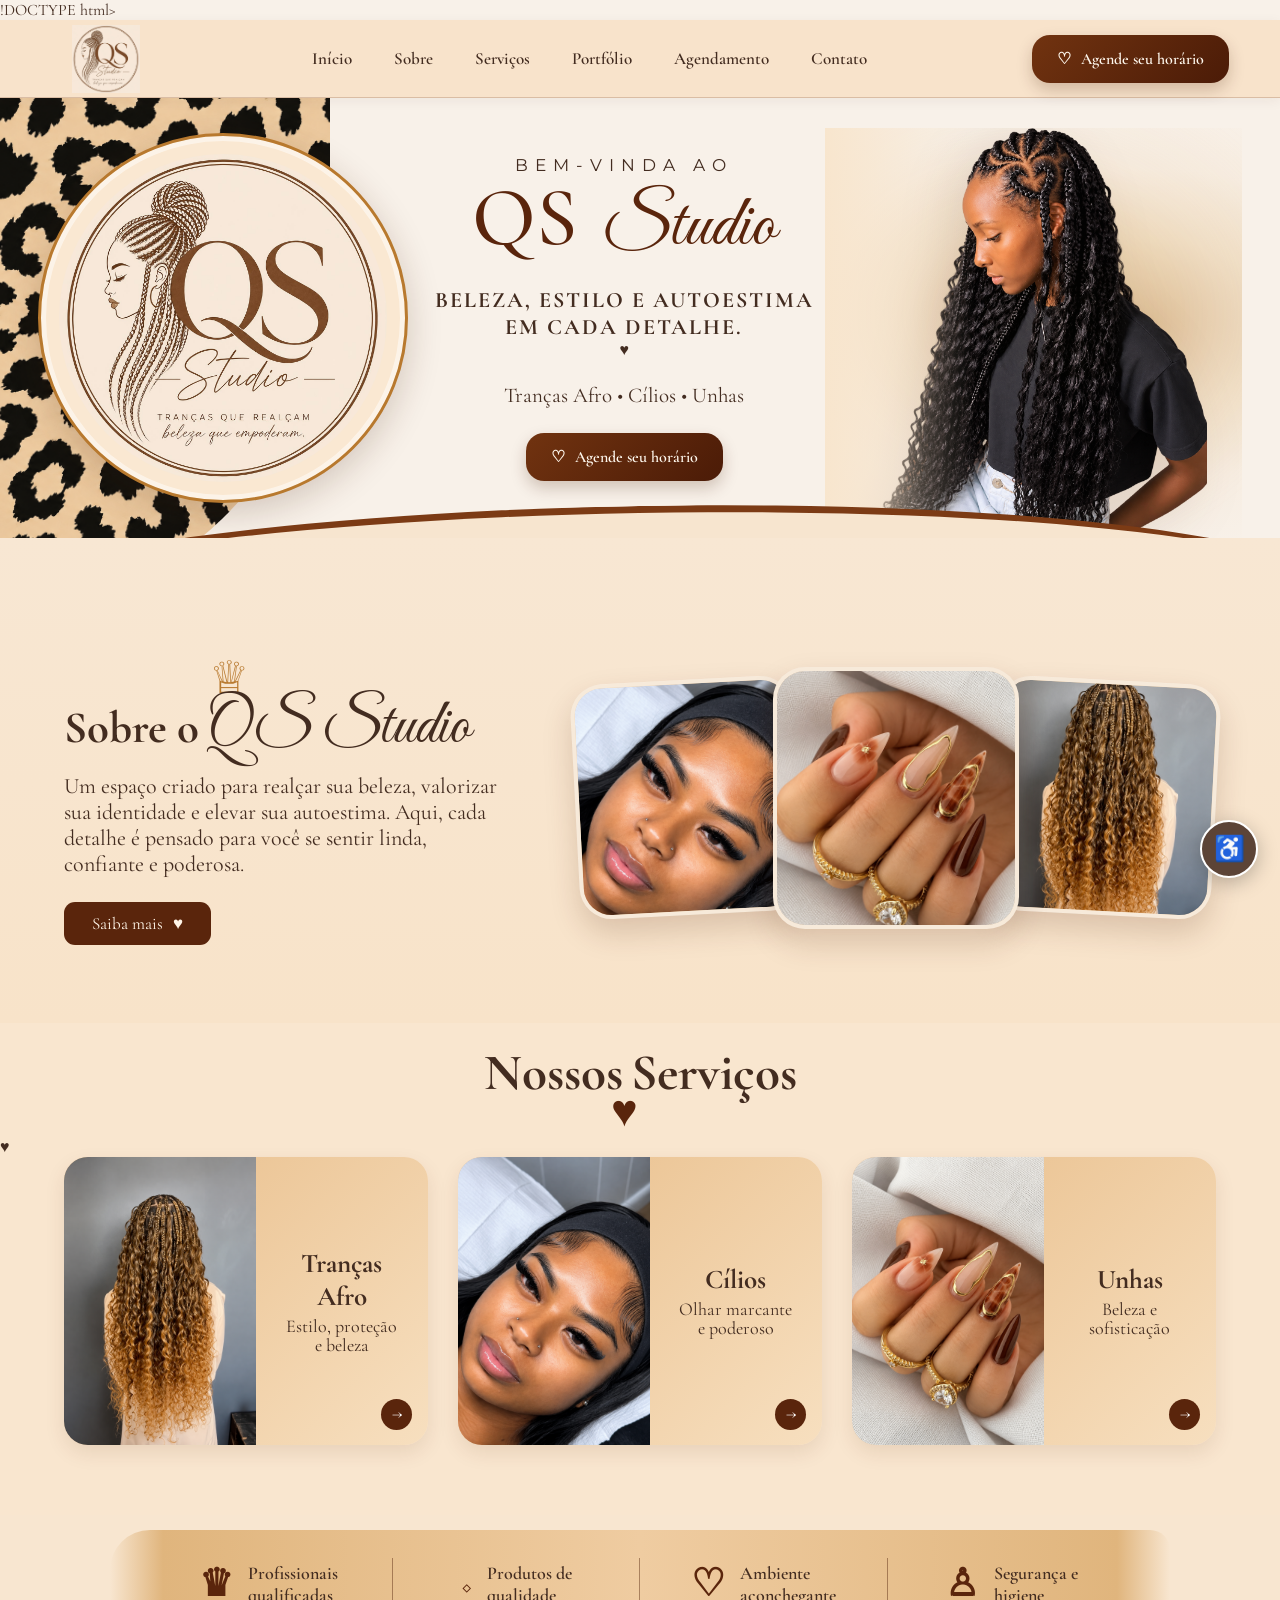
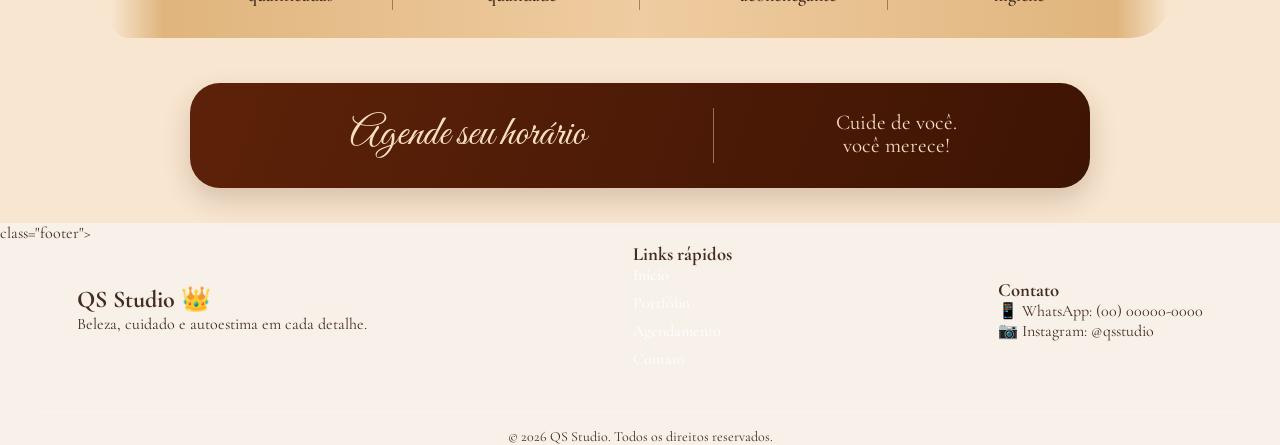
<file: index.html>
!DOCTYPE html>
<html lang="pt-br">

<head>
  <meta charset="UTF-8">
  <meta name="viewport" content="width=device-width, initial-scale=1.0">
  <title>QS Studio</title>

  <link rel="preconnect" href="https://fonts.googleapis.com">
  <link rel="preconnect" href="https://fonts.gstatic.com" crossorigin>

  <link
    href="https://fonts.googleapis.com/css2?family=Cormorant+Garamond:wght@400;500;600;700&family=Great+Vibes&family=Montserrat:wght@300;400;500;600&display=swap"
    rel="stylesheet">

  <link rel="stylesheet" href="css/salao.css">
  <link rel="stylesheet" href="css/acessibilidade.css">
  <script src="js/acessibilidade.js" defer></script>
</head>

<body>

  <header class="header">
    <div class="header-container">

      <a href="#inicio" class="logo">
        <img src="img/logo.jpeg" alt="QS Studio">
      </a>

      <nav>
        <ul class="menu">
          <li><a href="#inicio">Início</a></li>
          <li><a href="#sobre">Sobre</a></li>
          <li><a href="#servicos">Serviços</a></li>
          <li><a href="portifolio.html">Portfólio</a></li>
          <li><a href="cadastro_agendamento.html">Agendamento</a></li>
          <li><a href="contato.html">Contato</a></li>
        </ul>
      </nav>

      <a href="cadastro_agendamento.html" class="btn-agendar">
        <span>♡</span>
        Agende seu horário
      </a>

    </div>
  </header>

  <main id="conteudo-principal">   

    <section class="hero" id="inicio">

      <div class="hero-container">

        <div class="hero-logo">
          <img src="img/logo.jpeg" alt="Logo QS Studio">
        </div>

        <div class="hero-text">

          <p class="hero-subtitle">Bem-vinda ao</p>

          <h1 class="hero-title">
            QS <span>Studio</span>
          </h1>

          <h2 class="hero-description">
            Beleza, estilo e autoestima<br>
            em cada detalhe.
          </h2>

          <div class="gold-detail">
            <span></span>
            <b>♥</b>
            <span></span>
          </div>

          <p class="hero-services-text">
            Tranças Afro • Cílios • Unhas
          </p>

          <a href="cadastro_agendamento.html" class="btn-agendar hero-button">
            <span>♡</span>
            Agende seu horário
          </a>

        </div>

        <div class="hero-modelo">
          <img src="img/modelo.png" alt="Modelo com tranças afro">
        </div>

      </div>

    </section>

    <section class="sobre" id="sobre">

      <div class="sobre-container">

        <div class="sobre-texto">

          <div class="crown">♕</div>

          <h2 class="sobre-title">
            <strong>Sobre o</strong>
            <span>QS Studio</span>
          </h2>

          <p>
            Um espaço criado para realçar sua beleza, valorizar sua
            identidade e elevar sua autoestima. Aqui, cada detalhe é
            pensado para você se sentir linda, confiante e poderosa.
          </p>

          <a href="#servicos" class="btn-saiba">
            Saiba mais <span>♥</span>
          </a>

        </div>

        <div class="sobre-gallery" id="portfolio">

          <div class="gallery-card">
            <img src="img/cilios.jpg" alt="Extensão de cílios">
          </div>

          <div class="gallery-card">
            <img src="img/unhas.jpg" alt="Unhas">
          </div>

          <div class="gallery-card">
            <img src="img/trancas.jpg" alt="Tranças afro">
          </div>

        </div>

      </div>

    </section>

    <section class="servicos" id="servicos">

      <div class="section-heading">

        <div class="heading-line"></div>

        <h2>Nossos <span>Serviços</span></h2>

        <div class="heading-line"></div>

      </div>

      <div class="small-gold-detail">
        <span></span>
        <b>♥</b>
        <span></span>
      </div>

      <div class="servicos-grid">

        <article class="servico-card">

          <div class="servico-image">
            <img src="img/trancas.jpg" alt="Tranças Afro">
          </div>

          <div class="servico-content">
            <h3>Tranças Afro</h3>
            <p>Estilo, proteção<br>e beleza</p>
          </div>

          <a href="cadastro_agendamento.html" class="servico-link">→</a>

        </article>

        <article class="servico-card">

          <div class="servico-image">
            <img src="img/cilios.jpg" alt="Cílios">
          </div>

          <div class="servico-content">
            <h3>Cílios</h3>
            <p>Olhar marcante<br>e poderoso</p>
          </div>

          <a href="cadastro_agendamento.html" class="servico-link">→</a>

        </article>

        <article class="servico-card">

          <div class="servico-image">
            <img src="img/unhas.jpg" alt="Unhas">
          </div>

          <div class="servico-content">
            <h3>Unhas</h3>
            <p>Beleza e<br>sofisticação</p>
          </div>

          <a href="cadastro_agendamento.html" class="servico-link">→</a>

        </article>

      </div>

    </section>

    <section class="beneficios">

      <div class="beneficios-box">

        <div class="beneficio">
          <span class="beneficio-icon">♛</span>
          <p>Profissionais<br>qualificadas</p>
        </div>

        <div class="beneficio">
          <span class="beneficio-icon">◇</span>
          <p>Produtos de<br>qualidade</p>
        </div>

        <div class="beneficio">
          <span class="beneficio-icon">♡</span>
          <p>Ambiente<br>aconchegante</p>
        </div>

        <div class="beneficio">
          <span class="beneficio-icon">♙</span>
          <p>Segurança e<br>higiene</p>
        </div>

      </div>

    </section>

    <section class="agendamento">

      <a href="cadastro_agendamento.html" class="agendamento-box">


        <div class="agendamento-titulo">
          Agende seu horário
        </div>

        <div class="agendamento-divider"></div>

        <div class="agendamento-text">
          Cuide de você.<br>você merece!
        </div>


      </a>

    </section>

  </main>
  

<a href="#conteudo-principal" class="skip-link">
    Ir para o conteúdo principal
</a>

<div class="acessibilidade">

    <div
        class="painel-acessibilidade"
        id="painelAcessibilidade"
        role="dialog"
        aria-label="Opções de acessibilidade"
    >

        <div class="acessibilidade-titulo">
            <span aria-hidden="true">♿</span>
            <h2>Acessibilidade</h2>
        </div>

        <p class="acessibilidade-descricao">
            Personalize a página de acordo com suas necessidades.
        </p>


        <!-- VISÃO -->
        <h3>Visualização</h3>

        <button type="button" onclick="aumentarFonte()">
            <span aria-hidden="true">A+</span>
            Aumentar conteúdo
        </button>

        <button type="button" onclick="diminuirFonte()">
            <span aria-hidden="true">A−</span>
            Diminuir conteúdo
        </button>

        <button type="button" onclick="alternarContraste()">
            <span aria-hidden="true">◐</span>
            Alto contraste
        </button>

        <button type="button" onclick="alternarEscalaCinza()">
            <span aria-hidden="true">◉</span>
            Escala de cinza
        </button>


        <!-- LEITURA -->
        <h3>Leitura</h3>

        <button type="button" onclick="alternarFonteLegivel()">
            <span aria-hidden="true">Aa</span>
            Fonte legível
        </button>

        <button type="button" onclick="aumentarEspacamento()">
            <span aria-hidden="true">↔</span>
            Espaçar texto
        </button>


        
        <h3>Áudio e leitor</h3>

        <button
            type="button"
            onclick="lerPagina()"
            aria-label="Ouvir o conteúdo principal desta página"
        >
            <span aria-hidden="true">🔊</span>
            Ouvir página
        </button>

        <button
            type="button"
            onclick="pausarLeitura()"
            aria-label="Pausar ou continuar leitura"
        >
            <span aria-hidden="true">⏯</span>
            Pausar / continuar
        </button>

        <button
            type="button"
            onclick="pararLeitura()"
            aria-label="Parar leitura da página"
        >
            <span aria-hidden="true">⏹</span>
            Parar leitura
        </button>


        
        <button
            type="button"
            class="btn-restaurar"
            onclick="restaurarAcessibilidade()"
        >
            ↻ Restaurar padrão
        </button>

    </div>



    <button
        class="btn-acessibilidade"
        id="btnAcessibilidade"
        type="button"
        aria-label="Abrir menu de acessibilidade"
        aria-expanded="false"
        aria-controls="painelAcessibilidade"
    >
        ♿
    </button>

</div>


   
  </div>
<footer>
  class="footer">
    <div class="footer-container">

        <div class="footer-logo">
            <h2>QS Studio 👑</h2>
            <p>Beleza, cuidado e autoestima em cada detalhe.</p>
        </div>

        <div class="footer-links">
            <h3>Links rápidos</h3>
            <a href="index.html">Início</a>
            <a href="portifolio.html">Portfólio</a>
            <a href="cadastro_agendamento.html">Agendamento</a>
            <a href="contato.html">Contato</a>
        </div>

        <div class="footer-contato">
            <h3>Contato</h3>
            <p>📱 WhatsApp: (00) 00000-0000</p>
            <p>📷 Instagram: @qsstudio</p>
        </div>

    </div>

    <div class="footer-bottom">
        <p>© 2026 QS Studio. Todos os direitos reservados.</p>
    </div>




    </footer>

  </div>

</body>
</html>
</file>
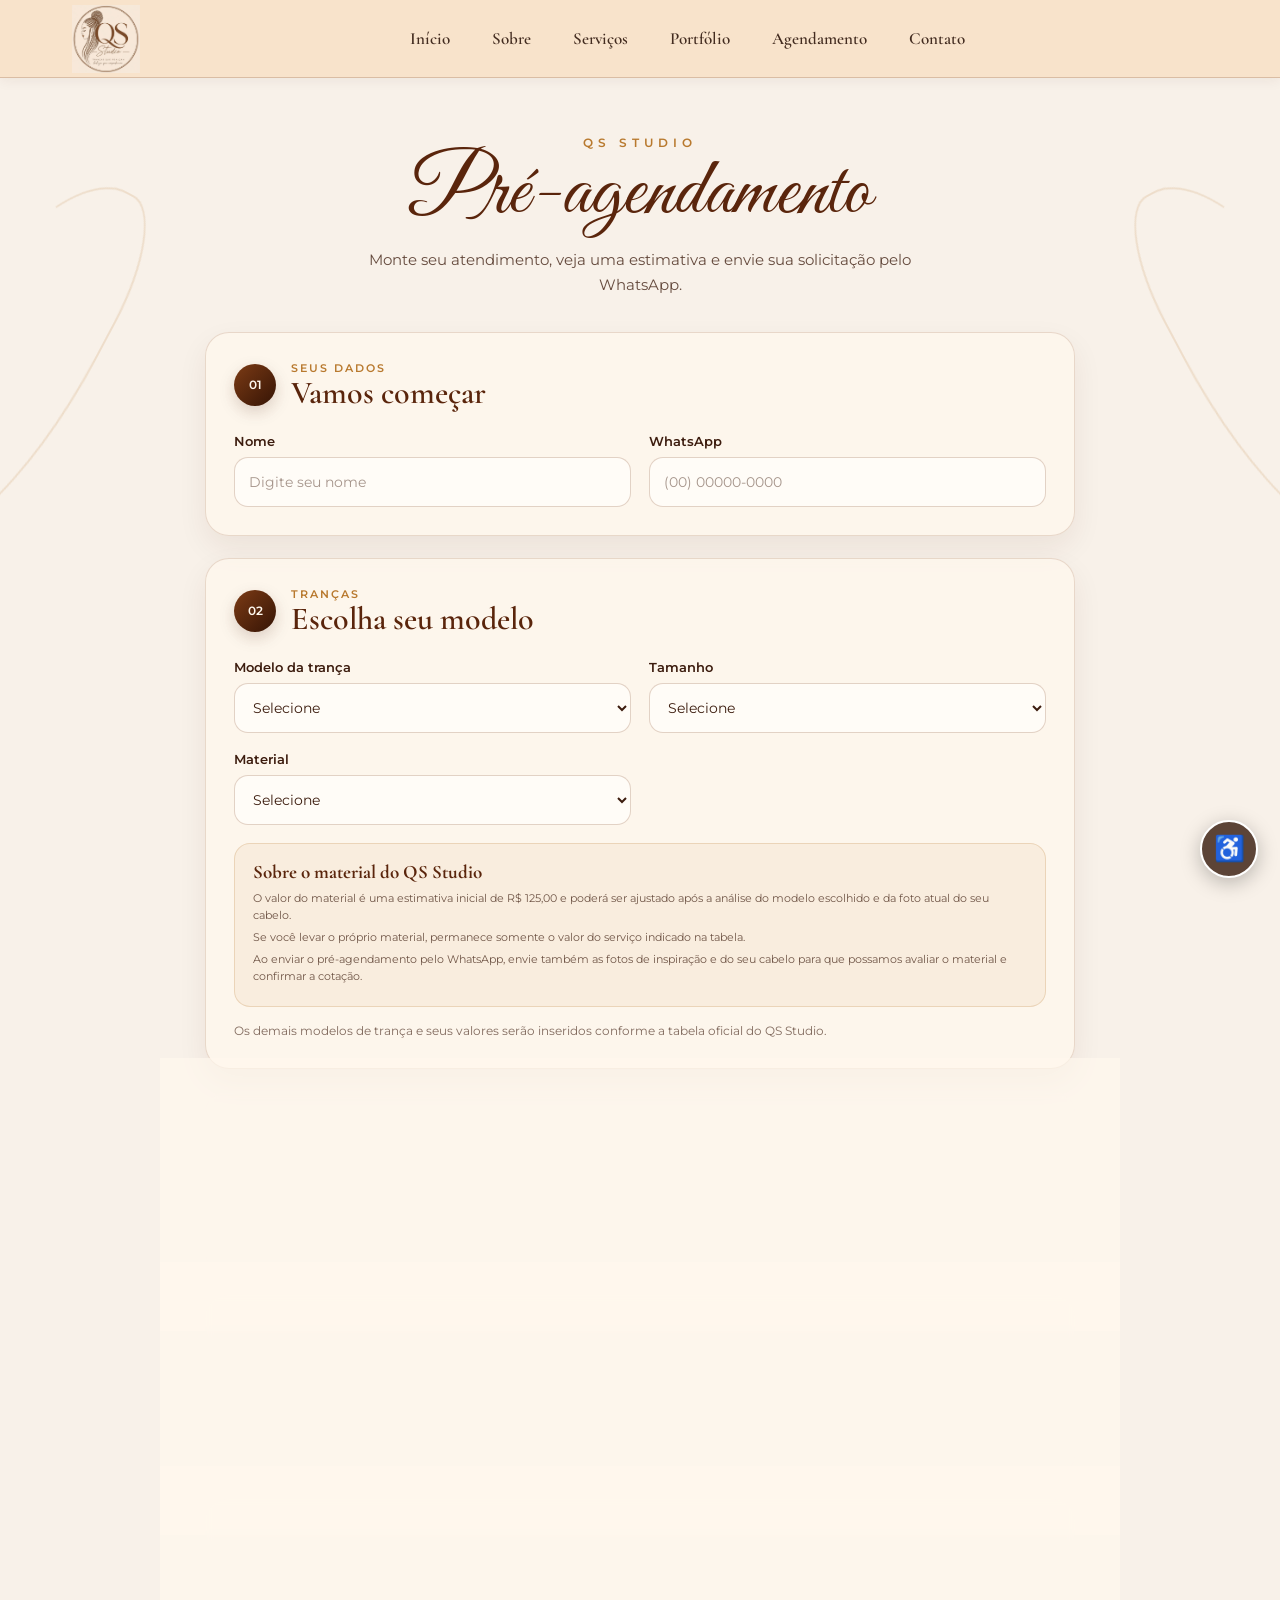
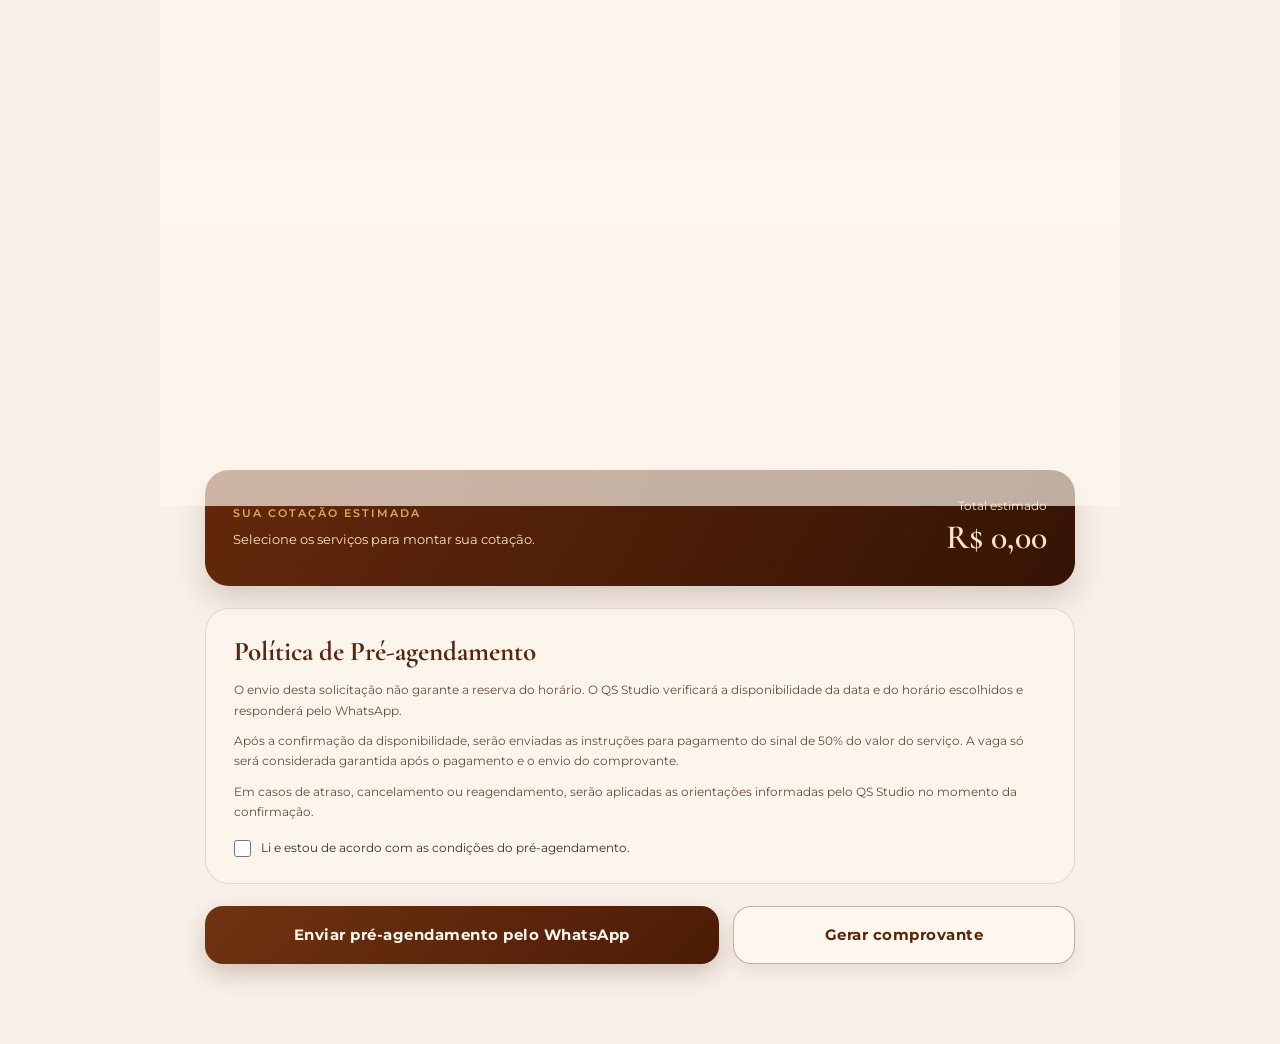
<file: cadastro_agendamento.html>
<!DOCTYPE html>
<html lang="pt-br">

<head>
    <meta charset="UTF-8">
    <meta name="author" content="QS Studio">
    <meta name="viewport" content="width=device-width, initial-scale=1.0">
    <title>Pré-agendamento | QS Studio</title>
    <link rel="stylesheet" href="css/salao.css">
    <script src="js/salao.js" defer></script>
    <link rel="stylesheet" href="css/acessibilidade.css">
    <script src="js/acessibilidade.js" defer></script>
</head>

<body>

<header class="header">
    <div class="header-container">
        <a href="index.html" class="logo">
            <img src="img/logo.jpeg" alt="QS Studio">
        </a>

        <nav>
            <ul class="menu">
                <li><a href="index.html#inicio">Início</a></li>
                <li><a href="index.html#sobre">Sobre</a></li>
                <li><a href="index.html#servicos">Serviços</a></li>
                <li><a href="portifolio.html">Portfólio</a></li>
                <li><a href="#pre-agendamento">Agendamento</a></li>
                <li><a href="contato.html">Contato</a></li>
            </ul>
        </nav>
    </div>
</header>

<main class="pagina-pre-agendamento" id="pre-agendamento" id="conteudo-principal">

    <section class="pre-agendamento-hero">
        <span class="pre-agendamento-mini">QS Studio</span>
        <h1>Pré-agendamento</h1>
        <p>Monte seu atendimento, veja uma estimativa e envie sua solicitação pelo WhatsApp.</p>
    </section>

    <form id="formAgendamento" class="pre-agendamento-form" onsubmit="cadastrarAgendamento(); return false;">

        <section class="pre-card">
            <div class="pre-card-titulo">
                <span>01</span>
                <div>
                    <p>Seus dados</p>
                    <h2>Vamos começar</h2>
                </div>
            </div>

            <div class="pre-grid pre-grid-2">
                <div class="pre-campo">
                    <label for="nome">Nome</label>
                    <input type="text" id="nome" placeholder="Digite seu nome" required>
                </div>

                <div class="pre-campo">
                    <label for="telefone">WhatsApp</label>
                    <input type="tel" id="telefone" placeholder="(00) 00000-0000" required>
                </div>
            </div>
        </section>

        <section class="pre-card">
            <div class="pre-card-titulo">
                <span>02</span>
                <div>
                    <p>Tranças</p>
                    <h2>Escolha seu modelo</h2>
                </div>
            </div>

            <div class="pre-grid pre-grid-2">
                <div class="pre-campo">
                    <label for="tipoTranca">Modelo da trança</label>
                    <select id="tipoTranca" required>
                        <option value="">Selecione</option>
                        <option value="Box Braids">Box Braids</option>
                        <option value="Nago">Nagô</option>
                        <option value="Outro">Outro modelo</option>
                    </select>
                </div>

                <div class="pre-campo">
                    <label for="tamanhoTranca">Tamanho</label>
                    <select id="tamanhoTranca">
                        <option value="">Selecione</option>
                        <option value="PP" data-preco="295">PP — R$ 295,00</option>
                        <option value="M" data-preco="310">M — R$ 310,00</option>
                        <option value="G" data-preco="350">G — R$ 350,00</option>
                        <option value="GG" data-preco="390">GG — R$ 390,00</option>
                        <option value="XG" data-preco="430">XG — R$ 430,00</option>
                    </select>
                </div>

                <div class="pre-campo">
                    <label for="materialTranca">Material</label>
                    <select id="materialTranca" required>
                        <option value="">Selecione</option>
                        <option value="Cliente leva o material" data-preco="0">Vou levar meu material — sem acréscimo</option>
                        <option value="Material do studio" data-preco="125">Material do QS Studio — estimativa + R$ 125,00</option>
                    </select>
                </div>

                <div class="pre-campo">
                    <label for="fotoInspiracao">Foto de inspiração</label>
                    <input type="file" id="fotoInspiracao" accept="image/*">
                    <small class="pre-ajuda">Use uma referência do modelo e da cor que você deseja.</small>
                </div>

                <div class="pre-campo">
                    <label for="fotoCabelo">Foto atual do seu cabelo</label>
                    <input type="file" id="fotoCabelo" accept="image/*">
                    <small class="pre-ajuda">Ajuda o QS Studio a estimar melhor a quantidade de material necessária.</small>
                </div>
            </div>

            <div class="pre-material-aviso">
                <strong>Sobre o material do QS Studio</strong>
                <p>O valor do material é uma estimativa inicial de R$ 125,00 e poderá ser ajustado após a análise do modelo escolhido e da foto atual do seu cabelo.</p>
                <p>Se você levar o próprio material, permanece somente o valor do serviço indicado na tabela.</p>
                <p>Ao enviar o pré-agendamento pelo WhatsApp, envie também as fotos de inspiração e do seu cabelo para que possamos avaliar o material e confirmar a cotação.</p>
            </div>

            <p class="pre-nota">Os demais modelos de trança e seus valores serão inseridos conforme a tabela oficial do QS Studio.</p>
        </section>

        <section class="pre-card">
            <div class="pre-card-titulo">
                <span>03</span>
                <div>
                    <p>Adicionais</p>
                    <h2>Deseja adicionar cílios?</h2>
                </div>
            </div>

            <div class="pre-escolha">
                <label class="pre-radio">
                    <input type="radio" name="adicionarCilios" value="sim">
                    <span>Sim, quero adicionar</span>
                </label>

                <label class="pre-radio">
                    <input type="radio" name="adicionarCilios" value="nao" checked>
                    <span>Não adicionar</span>
                </label>
            </div>

            <div id="blocoCilios" class="pre-subcard is-hidden">
                <div class="pre-grid pre-grid-2">
                    <div class="pre-campo">
                        <label for="tipoCilios">Serviço de cílios</label>
                        <select id="tipoCilios">
                            <option value="">Selecione</option>
                            <option value="Volume Classic / Efeito Rímel" data-preco="100">Volume Classic / Efeito Rímel — R$ 100,00</option>
                            <option value="Fox / Raposa" data-preco="150">Fox / Raposa — R$ 150,00</option>
                            <option value="Volume Russo" data-preco="120">Volume Russo — R$ 120,00</option>
                            <option value="Mega Volume" data-preco="150">Mega Volume — R$ 150,00</option>
                            <option value="Volume Brasileiro / Mega Brasileiro" data-preco="150">Volume Brasileiro / Mega Brasileiro — R$ 150,00</option>
                            <option value="Volume Luxo" data-preco="160">Volume Luxo — R$ 160,00</option>
                            <option value="Lash Lifting" data-preco="100">Lash Lifting — R$ 100,00</option>
                            <option value="Remoção" data-preco="30">Remoção — R$ 30,00</option>
                        </select>
                    </div>

                    <div class="pre-campo">
                        <label for="tipoAtendimentoCilios">Aplicação ou manutenção?</label>
                        <select id="tipoAtendimentoCilios">
                            <option value="aplicacao">Aplicação</option>
                            <option value="manutencao">Manutenção</option>
                        </select>
                    </div>
                </div>
            </div>
        </section>

        <section class="pre-card">
            <div class="pre-card-titulo">
                <span>04</span>
                <div>
                    <p>Adicionais</p>
                    <h2>Deseja adicionar unhas?</h2>
                </div>
            </div>

            <div class="pre-escolha">
                <label class="pre-radio">
                    <input type="radio" name="adicionarUnhas" value="sim">
                    <span>Sim, quero adicionar</span>
                </label>

                <label class="pre-radio">
                    <input type="radio" name="adicionarUnhas" value="nao" checked>
                    <span>Não adicionar</span>
                </label>
            </div>

            <div id="blocoUnhas" class="pre-subcard is-hidden">
                <div class="pre-grid pre-grid-2">
                    <div class="pre-campo">
                        <label for="servicoUnha">Serviço</label>
                        <select id="servicoUnha">
                            <option value="">Selecione</option>
                            <option value="Alongamento" data-preco="100">Alongamento — R$ 100,00</option>
                            <option value="Alongamento com pintura" data-preco="110">Alongamento com pintura — R$ 110,00</option>
                            <option value="Alongamento com decoração" data-preco="120">Alongamento com decoração — R$ 120,00</option>
                            <option value="Mão" data-preco="25">Mão — R$ 25,00</option>
                            <option value="Pé e mão" data-preco="40">Pé e mão — R$ 40,00</option>
                            <option value="Manutenção de alongamento" data-preco="70">Manutenção de alongamento — R$ 70,00</option>
                        </select>
                    </div>

                    <div class="pre-campo">
                        <label for="formatoUnha">Formato</label>
                        <select id="formatoUnha">
                            <option value="">Selecione</option>
                            <option value="Quadrada">Quadrada</option>
                            <option value="Almond">Almond / Amendoada</option>
                            <option value="Ballerina">Ballerina / Coffin</option>
                            <option value="Stiletto">Stiletto</option>
                            <option value="Oval">Oval</option>
                        </select>
                    </div>

                    <div class="pre-campo">
                        <label for="quantidade3D">Decoração 3D</label>
                        <select id="quantidade3D">
                            <option value="0" data-preco="0">Sem decoração 3D</option>
                            <option value="1" data-preco="10">1 unha — + R$ 10,00</option>
                            <option value="2" data-preco="20">2 unhas — + R$ 20,00</option>
                            <option value="3" data-preco="30">3 unhas — + R$ 30,00</option>
                            <option value="4" data-preco="40">4 unhas — + R$ 40,00</option>
                            <option value="5" data-preco="50">5 unhas — + R$ 50,00</option>
                            <option value="10" data-preco="100">10 unhas — + R$ 100,00</option>
                        </select>
                    </div>

                    <div class="pre-campo">
                        <label for="unhasQuebradas">Unhas quebradas</label>
                        <select id="unhasQuebradas">
                            <option value="0" data-preco="0">Nenhuma</option>
                            <option value="1" data-preco="20">1 unha — + R$ 20,00</option>
                            <option value="2" data-preco="40">2 unhas — + R$ 40,00</option>
                            <option value="3" data-preco="60">3 unhas — + R$ 60,00</option>
                            <option value="4" data-preco="80">4 unhas — + R$ 80,00</option>
                            <option value="5" data-preco="100">5 unhas — + R$ 100,00</option>
                        </select>
                    </div>
                </div>
            </div>
        </section>

        <section class="pre-card">
            <div class="pre-card-titulo">
                <span>05</span>
                <div>
                    <p>Data e horário</p>
                    <h2>Quando você gostaria de ser atendida?</h2>
                </div>
            </div>

            <div class="pre-grid pre-grid-2">
                <div class="pre-campo">
                    <label for="data">Data pretendida</label>
                    <input type="date" id="data" required>
                </div>

                <div class="pre-campo">
                    <label for="horario">Horário pretendido</label>
                    <input type="time" id="horario" required>
                </div>
            </div>

            <div class="pre-aviso">
                O horário informado é uma preferência e ainda será conferido pelo QS Studio antes da confirmação.
            </div>
        </section>

        <section class="pre-card">
            <div class="pre-card-titulo">
                <span>06</span>
                <div>
                    <p>Observações</p>
                    <h2>Quer nos contar algo?</h2>
                </div>
            </div>

            <div class="pre-campo">
                <textarea id="observacoes" rows="5" placeholder="Referência, preferência de cor, detalhes do serviço ou qualquer informação importante."></textarea>
            </div>
        </section>

        <section class="pre-resumo">
            <div>
                <span class="pre-resumo-label">Sua cotação estimada</span>
                <div id="resumoServicos" class="pre-resumo-itens">Selecione os serviços para montar sua cotação.</div>
            </div>

            <div class="pre-total">
                <span>Total estimado</span>
                <strong id="valorTotal">R$ 0,00</strong>
            </div>
        </section>

        <section class="pre-politica">
            <h2>Política de Pré-agendamento</h2>
            <p>O envio desta solicitação não garante a reserva do horário. O QS Studio verificará a disponibilidade da data e do horário escolhidos e responderá pelo WhatsApp.</p>
            <p>Após a confirmação da disponibilidade, serão enviadas as instruções para pagamento do sinal de 50% do valor do serviço. A vaga só será considerada garantida após o pagamento e o envio do comprovante.</p>
            <p>Em casos de atraso, cancelamento ou reagendamento, serão aplicadas as orientações informadas pelo QS Studio no momento da confirmação.</p>

            <label class="pre-aceite">
                <input type="checkbox" id="aceitePolitica" required>
                <span>Li e estou de acordo com as condições do pré-agendamento.</span>
            </label>
        </section>

        <div class="pre-acoes">
            <button type="submit" class="pre-botao-whatsapp">
                Enviar pré-agendamento pelo WhatsApp
            </button>

            <button type="button" class="pre-botao-comprovante" onclick="gerarComprovante()">
                Gerar comprovante
            </button>
        </div>

    </form>

</main>


<a href="#conteudo-principal" class="skip-link">
    Ir para o conteúdo principal
</a>

<div class="acessibilidade">

    <div
        class="painel-acessibilidade"
        id="painelAcessibilidade"
        role="dialog"
        aria-label="Opções de acessibilidade"
    >

        <div class="acessibilidade-titulo">
            <span aria-hidden="true">♿</span>
            <h2>Acessibilidade</h2>
        </div>

        <p class="acessibilidade-descricao">
            Personalize a página de acordo com suas necessidades.
        </p>


        <!-- VISÃO -->
        <h3>Visualização</h3>

        <button type="button" onclick="aumentarFonte()">
            <span aria-hidden="true">A+</span>
            Aumentar conteúdo
        </button>

        <button type="button" onclick="diminuirFonte()">
            <span aria-hidden="true">A−</span>
            Diminuir conteúdo
        </button>

        <button type="button" onclick="alternarContraste()">
            <span aria-hidden="true">◐</span>
            Alto contraste
        </button>

        <button type="button" onclick="alternarEscalaCinza()">
            <span aria-hidden="true">◉</span>
            Escala de cinza
        </button>


        <!-- LEITURA -->
        <h3>Leitura</h3>

        <button type="button" onclick="alternarFonteLegivel()">
            <span aria-hidden="true">Aa</span>
            Fonte legível
        </button>

        <button type="button" onclick="aumentarEspacamento()">
            <span aria-hidden="true">↔</span>
            Espaçar texto
        </button>


        
        <h3>Áudio e leitor</h3>

        <button
            type="button"
            onclick="lerPagina()"
            aria-label="Ouvir o conteúdo principal desta página"
        >
            <span aria-hidden="true">🔊</span>
            Ouvir página
        </button>

        <button
            type="button"
            onclick="pausarLeitura()"
            aria-label="Pausar ou continuar leitura"
        >
            <span aria-hidden="true">⏯</span>
            Pausar / continuar
        </button>

        <button
            type="button"
            onclick="pararLeitura()"
            aria-label="Parar leitura da página"
        >
            <span aria-hidden="true">⏹</span>
            Parar leitura
        </button>


        
        <button
            type="button"
            class="btn-restaurar"
            onclick="restaurarAcessibilidade()"
        >
            ↻ Restaurar padrão
        </button>

    </div>



    <button
        class="btn-acessibilidade"
        id="btnAcessibilidade"
        type="button"
        aria-label="Abrir menu de acessibilidade"
        aria-expanded="false"
        aria-controls="painelAcessibilidade"
    >
        ♿
    </button>

</div>


</body>
</html
</file>
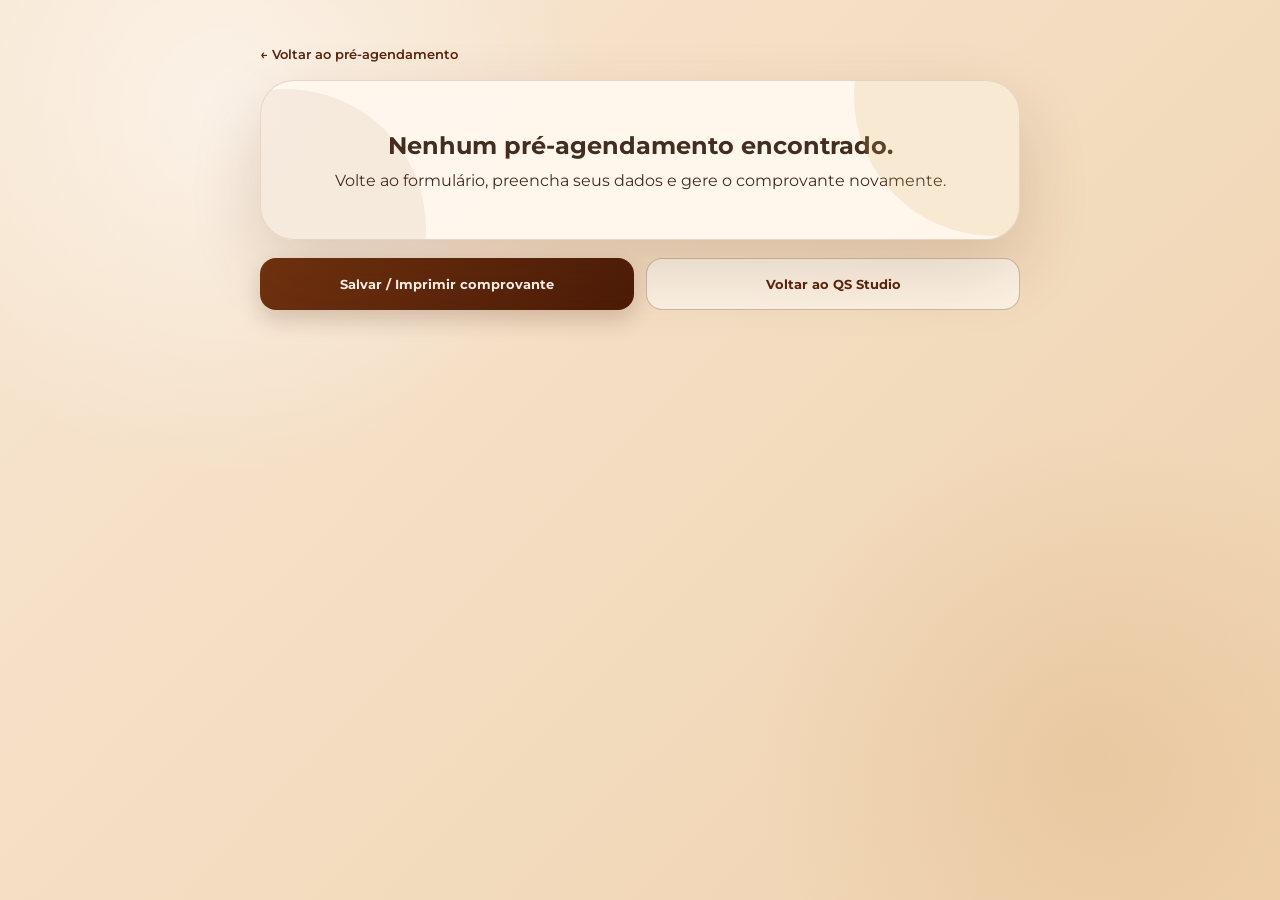
<file: comprovante.html>
<!DOCTYPE html>
<html lang="pt-br">

<head>
    <meta charset="UTF-8">
    <meta name="author" content="QS Studio">
    <meta name="viewport" content="width=device-width, initial-scale=1.0">
    <title>Comprovante de Pré-agendamento | QS Studio</title>
    <link rel="stylesheet" href="css/salao.css">

    <style>
        body {
            min-height: 100vh;
            padding: 44px 20px;
            background:
                radial-gradient(circle at 18% 12%, rgba(255,255,255,.52), transparent 28%),
                radial-gradient(circle at 85% 84%, rgba(184,121,46,.14), transparent 25%),
                linear-gradient(135deg, #f8e7d3, #efd2ae);
        }

        .recibo-pagina {
            width: min(100%, 760px);
            margin: 0 auto;
        }

        .recibo-voltar {
            display: inline-flex;
            align-items: center;
            gap: 8px;
            margin-bottom: 18px;
            font-family: var(--sans);
            font-size: 13px;
            font-weight: 600;
            color: var(--marrom);
        }

        .recibo {
            position: relative;
            overflow: hidden;
            border: 1px solid rgba(124,59,21,.18);
            border-radius: 34px;
            background: rgba(255,248,238,.94);
            box-shadow: 0 30px 70px rgba(72,28,7,.16);
        }

        .recibo::before {
            content: "";
            position: absolute;
            top: -125px;
            right: -115px;
            width: 280px;
            height: 280px;
            border-radius: 50%;
            background: rgba(216,170,98,.18);
        }

        .recibo::after {
            content: "";
            position: absolute;
            left: -115px;
            bottom: -130px;
            width: 280px;
            height: 280px;
            border-radius: 50%;
            background: rgba(124,59,21,.07);
        }

        .recibo-topo {
            position: relative;
            z-index: 2;
            padding: 32px 38px 28px;
            display: grid;
            grid-template-columns: 94px 1fr;
            gap: 22px;
            align-items: center;
            border-bottom: 1px solid rgba(124,59,21,.14);
            background:
                linear-gradient(120deg, rgba(239,210,174,.68), rgba(255,248,238,.88));
        }

        .recibo-logo {
            width: 94px;
            height: 94px;
            display: grid;
            place-items: center;
            border-radius: 50%;
            overflow: hidden;
            border: 2px solid var(--dourado);
            background: #f9e6cf;
            box-shadow: 0 10px 24px rgba(79,31,8,.12);
        }

        .recibo-logo img {
            width: 100%;
            height: 100%;
            object-fit: contain;
        }

        .recibo-marca {
            font-family: var(--sans);
            font-size: 10px;
            font-weight: 600;
            letter-spacing: 4px;
            text-transform: uppercase;
            color: var(--dourado);
        }

        .recibo-topo h1 {
            margin: 3px 0 6px;
            font-family: var(--script);
            font-size: clamp(48px, 8vw, 67px);
            line-height: .95;
            font-weight: 400;
            color: var(--marrom);
        }

        .recibo-topo p {
            font-family: var(--sans);
            font-size: 12px;
            line-height: 1.6;
            color: rgba(60,28,14,.68);
        }

        .recibo-status-wrap {
            position: relative;
            z-index: 2;
            padding: 22px 38px 0;
        }

        .recibo-status {
            display: inline-flex;
            align-items: center;
            gap: 9px;
            padding: 9px 13px;
            border: 1px solid rgba(184,121,46,.28);
            border-radius: 999px;
            background: rgba(216,170,98,.12);
            font-family: var(--sans);
            font-size: 10px;
            font-weight: 700;
            letter-spacing: 1.2px;
            text-transform: uppercase;
            color: var(--marrom);
        }

        .recibo-status i {
            width: 7px;
            height: 7px;
            display: inline-block;
            border-radius: 50%;
            background: var(--dourado);
        }

        .recibo-conteudo {
            position: relative;
            z-index: 2;
            padding: 26px 38px 34px;
        }

        .recibo-codigo {
            display: flex;
            justify-content: space-between;
            gap: 22px;
            padding-bottom: 20px;
            margin-bottom: 22px;
            border-bottom: 1px dashed rgba(124,59,21,.22);
            font-family: var(--sans);
            font-size: 11px;
            color: rgba(60,28,14,.62);
        }

        .recibo-codigo strong {
            color: var(--marrom);
        }

        .recibo-secao {
            margin-top: 24px;
        }

        .recibo-secao h2 {
            margin-bottom: 13px;
            font-family: var(--serif);
            font-size: 25px;
            font-weight: 600;
            color: var(--marrom);
        }

        .recibo-grid {
            display: grid;
            grid-template-columns: repeat(2, minmax(0, 1fr));
            gap: 11px 20px;
        }

        .recibo-item {
            padding: 12px 14px;
            border-radius: 14px;
            background: rgba(239,210,174,.18);
        }

        .recibo-item span {
            display: block;
            margin-bottom: 3px;
            font-family: var(--sans);
            font-size: 9px;
            font-weight: 600;
            letter-spacing: 1px;
            text-transform: uppercase;
            color: var(--dourado);
        }

        .recibo-item strong {
            font-family: var(--sans);
            font-size: 12px;
            font-weight: 600;
            color: var(--texto);
        }

        .recibo-lista {
            display: grid;
            gap: 8px;
        }

        .recibo-linha {
            display: flex;
            justify-content: space-between;
            gap: 20px;
            padding: 10px 0;
            border-bottom: 1px solid rgba(124,59,21,.08);
            font-family: var(--sans);
            font-size: 12px;
        }

        .recibo-linha span:last-child {
            font-weight: 600;
            text-align: right;
        }

        .recibo-total {
            margin-top: 26px;
            padding: 22px 24px;
            display: flex;
            justify-content: space-between;
            align-items: center;
            gap: 20px;
            border-radius: 20px;
            color: #f8dfbd;
            background: linear-gradient(120deg, #63270a, #351405);
            box-shadow: 0 14px 28px rgba(66,24,4,.16);
        }

        .recibo-total span {
            font-family: var(--sans);
            font-size: 11px;
            letter-spacing: 1px;
            text-transform: uppercase;
        }

        .recibo-total strong {
            font-family: var(--serif);
            font-size: 31px;
            white-space: nowrap;
        }

        .recibo-aviso {
            margin-top: 22px;
            padding: 16px 18px;
            border-left: 3px solid var(--dourado);
            border-radius: 12px;
            background: rgba(216,170,98,.1);
            font-family: var(--sans);
            font-size: 11px;
            line-height: 1.7;
            color: rgba(60,28,14,.76);
        }

        .recibo-assinatura {
            margin-top: 28px;
            text-align: center;
        }

        .recibo-assinatura span {
            font-family: var(--script);
            font-size: 34px;
            color: var(--marrom);
        }

        .recibo-assinatura p {
            margin-top: -4px;
            font-family: var(--sans);
            font-size: 9px;
            letter-spacing: 2px;
            text-transform: uppercase;
            color: var(--dourado);
        }

        .recibo-acoes {
            display: grid;
            grid-template-columns: 1fr 1fr;
            gap: 12px;
            margin-top: 18px;
        }

        .recibo-botao {
            min-height: 52px;
            display: inline-flex;
            align-items: center;
            justify-content: center;
            padding: 13px 18px;
            border-radius: 16px;
            font-family: var(--sans);
            font-size: 13px;
            font-weight: 700;
            cursor: pointer;
        }

        .recibo-botao-principal {
            border: 0;
            color: var(--branco);
            background: linear-gradient(135deg, #713310, #4b1b07);
            box-shadow: 0 10px 22px rgba(69,26,5,.18);
        }

        .recibo-botao-secundario {
            border: 1px solid rgba(90,37,12,.28);
            color: var(--marrom);
            background: rgba(255,248,238,.75);
        }

        .recibo-vazio {
            padding: 45px;
            text-align: center;
            font-family: var(--sans);
            line-height: 1.7;
        }

        @media (max-width: 620px) {
            body {
                padding: 22px 12px;
            }

            .recibo {
                border-radius: 25px;
            }

            .recibo-topo {
                grid-template-columns: 72px 1fr;
                padding: 24px 20px 21px;
                gap: 14px;
            }

            .recibo-logo {
                width: 72px;
                height: 72px;
            }

            .recibo-status-wrap {
                padding: 18px 20px 0;
            }

            .recibo-conteudo {
                padding: 22px 20px 28px;
            }

            .recibo-grid,
            .recibo-acoes {
                grid-template-columns: 1fr;
            }

            .recibo-codigo {
                flex-direction: column;
                gap: 6px;
            }

            .recibo-total {
                align-items: flex-start;
                flex-direction: column;
            }
        }

        @media print {
            @page {
                size: A4;
                margin: 12mm;
            }

            body {
                padding: 0;
                background: #fff;
                print-color-adjust: exact;
                -webkit-print-color-adjust: exact;
            }

            .recibo-pagina {
                width: 100%;
            }

            .recibo-voltar,
            .recibo-acoes {
                display: none !important;
            }

            .recibo {
                box-shadow: none;
                border-radius: 22px;
                break-inside: avoid;
            }
        }
    </style>
</head>

<body>

<main class="recibo-pagina">
    <a href="cadastro_agendamento.html" class="recibo-voltar">← Voltar ao pré-agendamento</a>

    <div id="resultado"></div>

    <div class="recibo-acoes">
        <button type="button" class="recibo-botao recibo-botao-principal" onclick="window.print()">
            Salvar / Imprimir comprovante
        </button>

        <a href="cadastro_agendamento.html" class="recibo-botao recibo-botao-secundario">
            Voltar ao QS Studio
        </a>
    </div>
</main>

<script>
    function moeda(valor) {
        return Number(valor || 0).toLocaleString("pt-BR", {
            style: "currency",
            currency: "BRL"
        });
    }

    function formatarData(data) {
        if (!data) return "Não informada";
        const [ano, mes, dia] = data.split("-");
        return `${dia}/${mes}/${ano}`;
    }

    function formatarCriacao(data) {
        if (!data) return "";
        return new Date(data).toLocaleString("pt-BR", {
            dateStyle: "short",
            timeStyle: "short"
        });
    }

    const areaResultado = document.getElementById("resultado");
    const dadosSalvos = localStorage.getItem("preAgendamentoQS");

    if (!dadosSalvos) {
        areaResultado.innerHTML = `
            <div class="recibo recibo-vazio">
                <h2>Nenhum pré-agendamento encontrado.</h2>
                <p>Volte ao formulário, preencha seus dados e gere o comprovante novamente.</p>
            </div>
        `;
    } else {
        const dados = JSON.parse(dadosSalvos);

        let linhasServicos = "";

        if (dados.tipoTranca) {
            linhasServicos += `
                <div class="recibo-linha">
                    <span>${dados.tipoTranca}${dados.tamanho ? ` · ${dados.tamanho}` : ""}</span>
                    <span>${dados.valorTranca ? moeda(dados.valorTranca) : "A confirmar"}</span>
                </div>
            `;
        }

        if (dados.valorMaterial > 0) {
            linhasServicos += `
                <div class="recibo-linha">
                    <span>Material do QS Studio · estimativa</span>
                    <span>${moeda(dados.valorMaterial)}</span>
                </div>
            `;
        }

        if (dados.adicionarCilios) {
            linhasServicos += `
                <div class="recibo-linha">
                    <span>${dados.atendimentoCilios === "manutencao" ? "Manutenção" : "Aplicação"} · ${dados.tipoCilios}</span>
                    <span>${moeda(dados.valorCilios)}</span>
                </div>
            `;
        }

        if (dados.adicionarUnhas) {
            linhasServicos += `
                <div class="recibo-linha">
                    <span>${dados.servicoUnha}${dados.formatoUnha ? ` · ${dados.formatoUnha}` : ""}</span>
                    <span>${moeda(dados.valorUnha)}</span>
                </div>
            `;

            if (dados.quantidade3D > 0) {
                linhasServicos += `
                    <div class="recibo-linha">
                        <span>Decoração 3D · ${dados.quantidade3D} unha(s)</span>
                        <span>${moeda(dados.valor3D)}</span>
                    </div>
                `;
            }

            if (dados.unhasQuebradas > 0) {
                linhasServicos += `
                    <div class="recibo-linha">
                        <span>Reparo · ${dados.unhasQuebradas} unha(s) quebrada(s)</span>
                        <span>${moeda(dados.valorUnhasQuebradas)}</span>
                    </div>
                `;
            }
        }

        areaResultado.innerHTML = `
            <article class="recibo">
                <header class="recibo-topo">
                    <div class="recibo-logo">
                        <img src="img/logo.jpeg" alt="QS Studio">
                    </div>

                    <div>
                        <span class="recibo-marca">QS Studio</span>
                        <h1>Pré-agendamento</h1>
                        <p>Seu cuidado começa nos detalhes. Obrigada por escolher o QS Studio.</p>
                    </div>
                </header>

                <div class="recibo-status-wrap">
                    <span class="recibo-status">
                        <i></i>
                        Aguardando confirmação
                    </span>
                </div>

                <div class="recibo-conteudo">
                    <div class="recibo-codigo">
                        <span>Solicitação <strong>${dados.codigo || "QS"}</strong></span>
                        <span>Gerado em <strong>${formatarCriacao(dados.criadoEm)}</strong></span>
                    </div>

                    <section class="recibo-secao">
                        <h2>Cliente</h2>

                        <div class="recibo-grid">
                            <div class="recibo-item">
                                <span>Nome</span>
                                <strong>${dados.nome || "Não informado"}</strong>
                            </div>

                            <div class="recibo-item">
                                <span>WhatsApp</span>
                                <strong>${dados.telefone || "Não informado"}</strong>
                            </div>

                            <div class="recibo-item">
                                <span>Data pretendida</span>
                                <strong>${formatarData(dados.data)}</strong>
                            </div>

                            <div class="recibo-item">
                                <span>Horário pretendido</span>
                                <strong>${dados.horario || "Não informado"}</strong>
                            </div>
                        </div>
                    </section>

                    <section class="recibo-secao">
                        <h2>Serviços escolhidos</h2>

                        <div class="recibo-lista">
                            ${linhasServicos || "<p>Nenhum serviço informado.</p>"}
                        </div>
                    </section>

                    ${dados.material === "Cliente leva o material" ? `
                        <section class="recibo-secao">
                            <div class="recibo-item">
                                <span>Material</span>
                                <strong>A cliente levará o próprio material</strong>
                            </div>
                        </section>
                    ` : ""}

                    ${dados.observacoes ? `
                        <section class="recibo-secao">
                            <h2>Observações</h2>

                            <div class="recibo-item">
                                <strong>${dados.observacoes}</strong>
                            </div>
                        </section>
                    ` : ""}

                    <div class="recibo-total">
                        <span>Valor total estimado</span>
                        <strong>${moeda(dados.total)}</strong>
                    </div>

                    <div class="recibo-aviso">
                        Este documento registra uma solicitação de pré-agendamento e não representa confirmação da vaga. O QS Studio verificará a disponibilidade do horário. Após a confirmação, serão enviadas pelo WhatsApp as instruções para pagamento do sinal de 50%. A vaga será garantida somente após o pagamento e o envio do comprovante.
                    </div>

                    <div class="recibo-assinatura">
                        <span>QS Studio</span>
                        <p>Beleza · cuidado · identidade</p>
                    </div>
                </div>
            </article>
        `;
    }
</script>

</body>
</html>
</file>
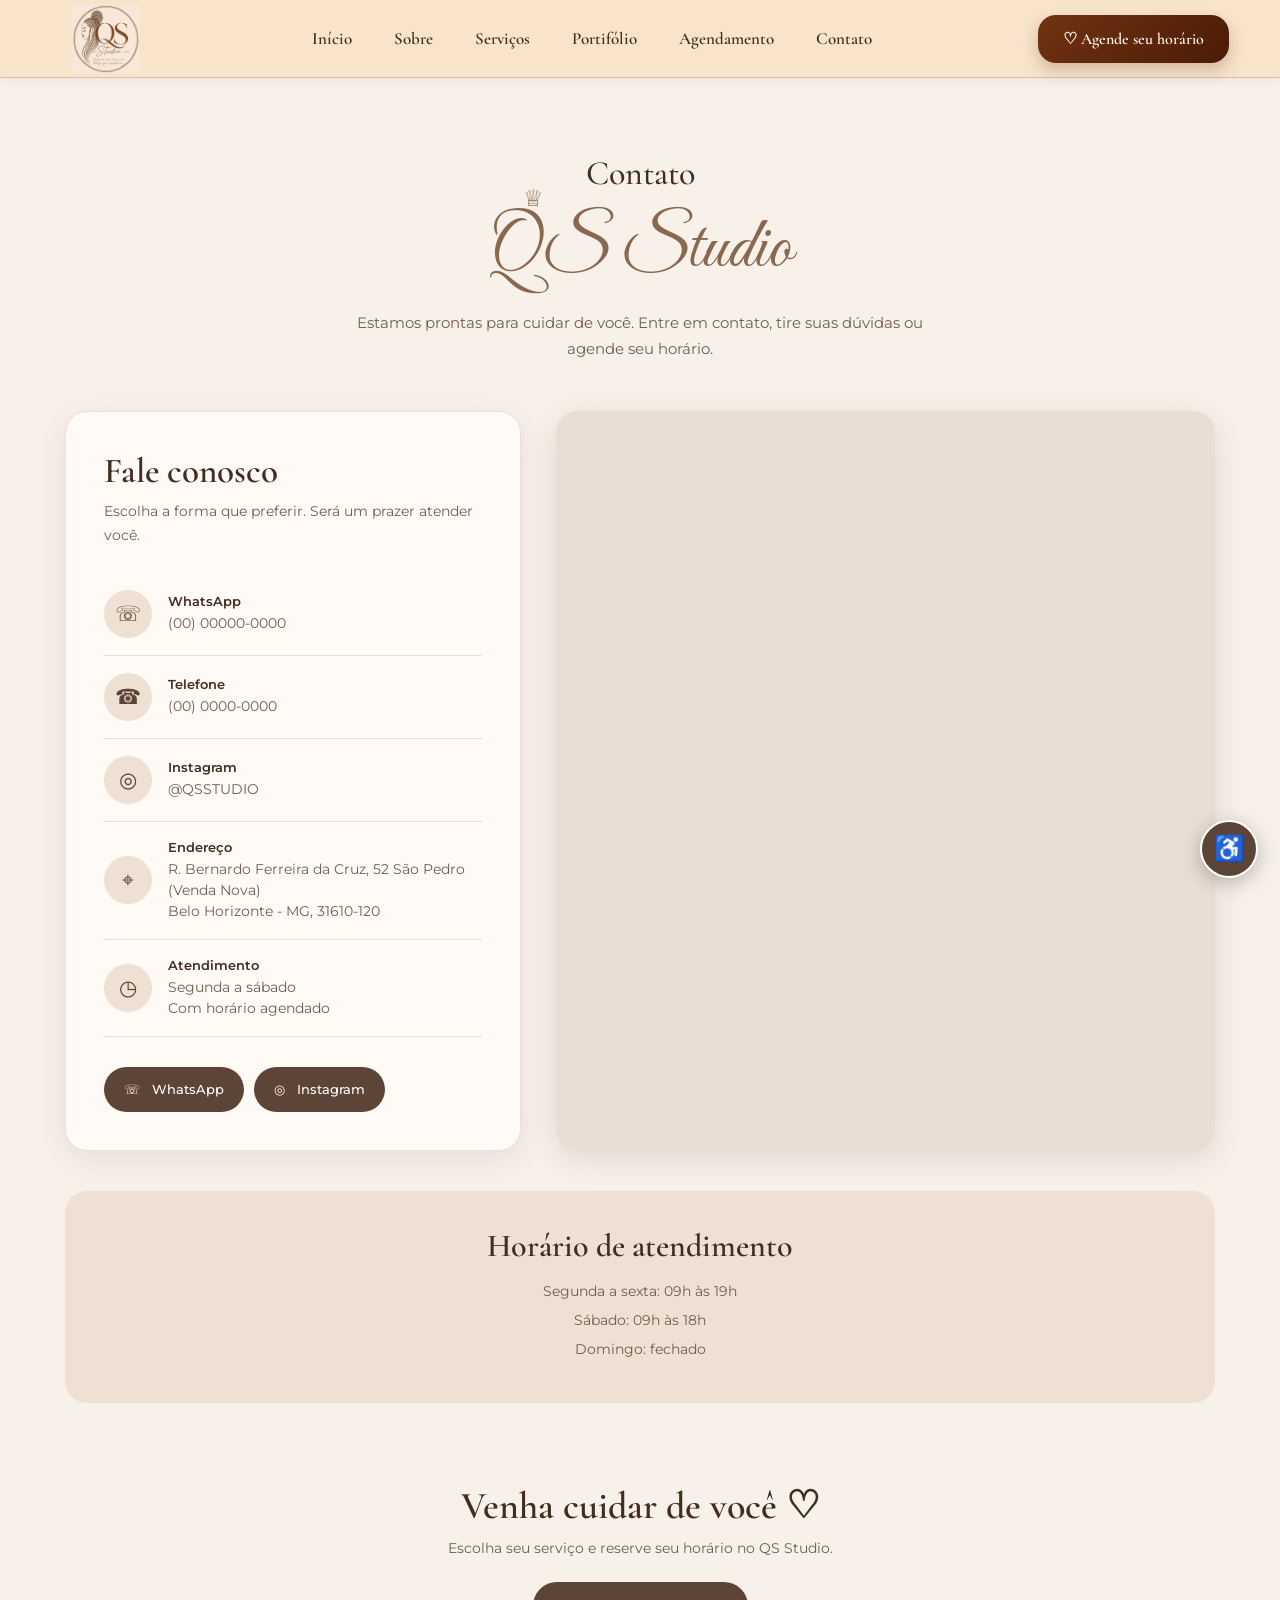
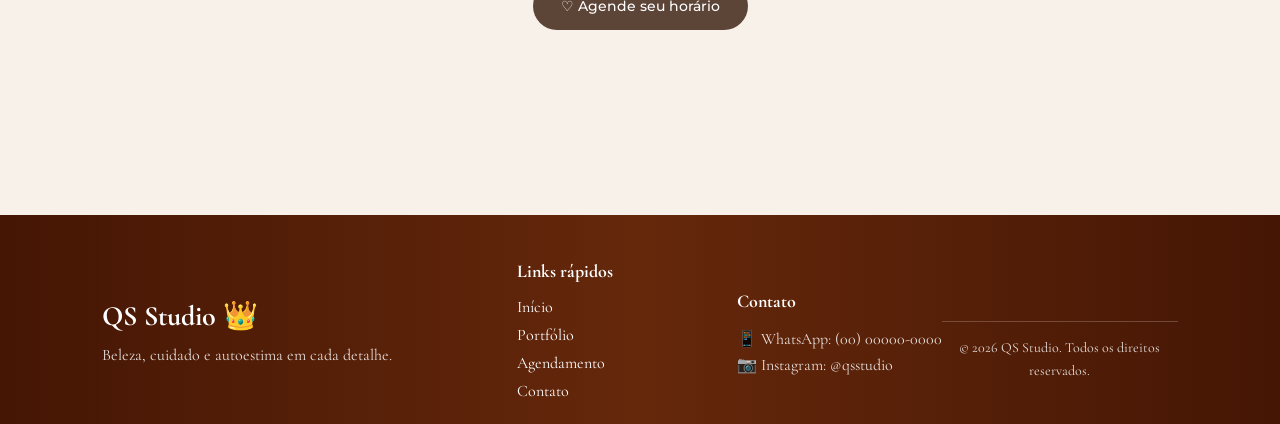
<file: contato.html>
<!DOCTYPE html>
<html lang="pt-BR">

<head>
    <meta charset="UTF-8">

    <meta name="viewport"
          content="width=device-width, initial-scale=1.0">

    <meta name="description"
          content="Entre em contato com o QS Studio. WhatsApp, Instagram, telefone, localização e horário de atendimento.">

    <title>Contato | QS Studio</title>




    <link rel="preconnect"
          href="https://fonts.googleapis.com">

    <link rel="preconnect"
          href="https://fonts.gstatic.com"
          crossorigin>

    <link
        href="https://fonts.googleapis.com/css2?family=Cormorant+Garamond:wght@400;500;600;700&family=Great+Vibes&family=Montserrat:wght@300;400;500;600&display=swap"
        rel="stylesheet"
    >



    <link rel="stylesheet" href="css/salao.css">
    <link rel="stylesheet" href="css/acessibilidade.css">
  
    
  
</head>


<body>




    <a href="#conteudo-principal"
       class="skip-link">

        Ir para o conteúdo principal

    </a>



    

    <header class="header">

        <div class="header-container">


         

            <a href="index.html#inicio"
               class="logo"
               aria-label="Ir para a página inicial do QS Studio">

                <img
                    src="img/logo.jpeg"
                    alt="QS Studio"
                >

            </a>



            <!-- MENU -->

            <nav aria-label="Menu principal">

                <ul class="menu">

                    <li>
                        <a href="index.html#inicio">
                            Início
                        </a>
                    </li>

                    <li>
                        <a href="index.html#sobre">
                            Sobre
                        </a>
                    </li>

                    <li>
                        <a href="index.html#servicos">
                            Serviços
                        </a>
                    </li>

                    <li>
                        <a href="portifolio.html">
                            Portifólio
                        </a>
                    </li>

                    <li>
                        <a href="cadastro_agendamento.html">
                            Agendamento
                        </a>
                    </li>

                    <li>
                        <a href="contato.html"
                           aria-current="page">
                            Contato
                        </a>
                    </li>

                </ul>

            </nav>



            <!-- AGENDAMENTO -->

            <a href="cadastro_agendamento.html"
               class="btn-agendar">

                ♡ Agende seu horário

            </a>


        </div>

    </header>


    <main id="conteudo-principal">


        <section class="contato-page">


            <div class="contato-container">



                <div class="contato-titulo">

                    <h1>
                        Contato
                    </h1>


                    <span class="qs-contato">

                        <span
                            class="portfolio-crown"
                            aria-hidden="true">

                            ♕

                        </span>

                        QS Studio

                    </span>


                    <p>
                        Estamos prontas para cuidar de você.
                        Entre em contato, tire suas dúvidas
                        ou agende seu horário.
                    </p>

                </div>

                <div class="contato-conteudo">
                    <div class="contato-info">
                        <h2>
                            Fale conosco
                        </h2>
                        <p class="contato-introducao">

                            Escolha a forma que preferir.
                            Será um prazer atender você.

                        </p>
                        <div class="contato-item">
                            <div
                                class="contato-icone"
                                aria-hidden="true">

                                ☏

                            </div>


                            <div class="contato-texto">

                                <strong>
                                    WhatsApp
                                </strong>


                             
                            

                                <a
                                    href="https://wa.me/5538999244236"
                                    target="_blank"
                                    rel="noopener noreferrer"
                                    aria-label="Conversar com o QS Studio pelo WhatsApp">

                                    (00) 00000-0000

                                </a>

                            </div>

                        </div>




                        <div class="contato-item">

                            <div
                                class="contato-icone"
                                aria-hidden="true">

                                ☎

                            </div>


                            <div class="contato-texto">

                                <strong>
                                    Telefone
                                </strong>



                                <a
                                    href="tel:+550000000000"
                                    aria-label="Ligar para o QS Studio">

                                    (00) 0000-0000

                                </a>

                            </div>

                        </div>



             

                        <div class="contato-item">

                            <div
                                class="contato-icone"
                                aria-hidden="true">

                                ◎

                            </div>


                            <div class="contato-texto">

                                <strong>
                                    Instagram
                                </strong>



                                <a
                                    href="https://www.instagram.com/SEUINSTAGRAM/"
                                    target="_blank"
                                    rel="noopener noreferrer"
                                    aria-label="Abrir o Instagram do QS Studio">

                                    @QSSTUDIO

                                </a>

                            </div>

                        </div>



                        <!-- ENDEREÇO -->

                        <div class="contato-item">

                            <div
                                class="contato-icone"
                                aria-hidden="true">

                                ⌖

                            </div>


                            <div class="contato-texto">

                                <strong>
                                    Endereço
                                </strong>


                      

                                <span>
                                    R. Bernardo Ferreira da Cruz, 52 São Pedro (Venda Nova)
                                    <br>

                                    Belo Horizonte - MG, 31610-120

                                </span>

                            </div>

                        </div>



                        <!-- HORÁRIO RESUMIDO -->

                        <div class="contato-item">

                            <div
                                class="contato-icone"
                                aria-hidden="true">

                                ◷

                            </div>


                            <div class="contato-texto">

                                <strong>
                                    Atendimento
                                </strong>

                                <span>
                                    Segunda a sábado
                                    <br>
                                    Com horário agendado
                                </span>

                            </div>

                        </div>



                

                        <div class="contato-botoes">


                            <a
                                href="https://wa.me/5538999244236"
                                target="_blank"
                                rel="noopener noreferrer"
                                aria-label="Conversar com QS Studio pelo WhatsApp">

                                ☏ &nbsp; WhatsApp

                            </a>


                            <a
                                href="https://www.instagram.com/isolguedes/"
                                target="_blank"
                                rel="noopener noreferrer"
                                aria-label="Abrir Instagram do QS Studio">

                                ◎ &nbsp; Instagram

                            </a>


                        </div>


                    </div>




                    <div class="mapa-container">


                    


                        <iframe

                            src="https://www.google.com/maps/embed?pb=!1m18!1m12!1m3!1d3753.5287703513777!2d-43.95623112477583!3d-19.817567381545732!2m3!1f0!2f0!3f0!3m2!1i1024!2i768!4f13.1!3m3!1m2!1s0xa68ffffbdae3e9%3A0x48da578acf75fddf!2sProz%20Educa%C3%A7%C3%A3o%20-%20Venda%20Nova!5e0!3m2!1spt-BR!2sbr!4v1791088928037!5m2!1spt-BR!2sbr" width="400" height="300" style="border:0;" allowfullscreen="" loading="lazy" referrerpolicy="strict-origin-when-cross-origin">

                            loading="lazy"

                            allowfullscreen

                            referrerpolicy="no-referrer-when-downgrade"

                            title="Mapa mostrando a localização do QS Studio">

                        </iframe>


                    </div>


                </div>



                <!-- =================================
                     HORÁRIO DE ATENDIMENTO
                ================================== -->

                <section
                    class="horarios"
                    aria-labelledby="titulo-horario">


                    <h2 id="titulo-horario">

                        Horário de atendimento

                    </h2>


                    <!-- TROQUE PELOS HORÁRIOS REAIS -->

                    <p>
                        Segunda a sexta:
                        09h às 19h
                    </p>


                    <p>
                        Sábado:
                        09h às 18h
                    </p>


                    <p>
                        Domingo:
                        fechado
                    </p>


                </section>



                <!-- =================================
                     AGENDAMENTO
                ================================== -->

                <div class="contato-final">


                    <h2>
                        Venha cuidar de você ♡
                    </h2>


                    <p>
                        Escolha seu serviço e reserve
                        seu horário no QS Studio.
                    </p>


                    <a
                        href="cadastro_agendamento.html"
                        class="btn-agendamento-contato">

                        ♡ Agende seu horário

                    </a>


                </div>


            </div>


        </section>


    </main>

<div class="acessibilidade">

    <div
        class="painel-acessibilidade"
        id="painelAcessibilidade"
        role="dialog"
        aria-label="Opções de acessibilidade"
    >

        <div class="acessibilidade-titulo">
            <span aria-hidden="true">♿</span>
            <h2>Acessibilidade</h2>
        </div>

        <p class="acessibilidade-descricao">
            Personalize a página de acordo com suas necessidades.
        </p>


        <!-- VISÃO -->
        <h3>Visualização</h3>

        <button type="button" onclick="aumentarFonte()">
            <span aria-hidden="true">A+</span>
            Aumentar conteúdo
        </button>

        <button type="button" onclick="diminuirFonte()">
            <span aria-hidden="true">A−</span>
            Diminuir conteúdo
        </button>

        <button type="button" onclick="alternarContraste()">
            <span aria-hidden="true">◐</span>
            Alto contraste
        </button>

        <button type="button" onclick="alternarEscalaCinza()">
            <span aria-hidden="true">◉</span>
            Escala de cinza
        </button>


        <!-- LEITURA -->
        <h3>Leitura</h3>

        <button type="button" onclick="alternarFonteLegivel()">
            <span aria-hidden="true">Aa</span>
            Fonte legível
        </button>

        <button type="button" onclick="aumentarEspacamento()">
            <span aria-hidden="true">↔</span>
            Espaçar texto
        </button>


        
        <h3>Áudio e leitor</h3>

        <button
            type="button"
            onclick="lerPagina()"
            aria-label="Ouvir o conteúdo principal desta página"
        >
            <span aria-hidden="true">🔊</span>
            Ouvir página
        </button>

        <button
            type="button"
            onclick="pausarLeitura()"
            aria-label="Pausar ou continuar leitura"
        >
            <span aria-hidden="true">⏯</span>
            Pausar / continuar
        </button>

        <button
            type="button"
            onclick="pararLeitura()"
            aria-label="Parar leitura da página"
        >
            <span aria-hidden="true">⏹</span>
            Parar leitura
        </button>


        
        <button
            type="button"
            class="btn-restaurar"
            onclick="restaurarAcessibilidade()"
        >
            ↻ Restaurar padrão
        </button>

    </div>



    <button
        class="btn-acessibilidade"
        id="btnAcessibilidade"
        type="button"
        aria-label="Abrir menu de acessibilidade"
        aria-expanded="false"
        aria-controls="painelAcessibilidade"
    >
        ♿
    </button>

</div>


    <script src="js/acessibilidade.js"></script>

    <footer class="footer">
    <div class="footer-container">

        <div class="footer-logo">
            <h2>QS Studio 👑</h2>
            <p>Beleza, cuidado e autoestima em cada detalhe.</p>
        </div>

        <div class="footer-links">
            <h3>Links rápidos</h3>
            <a href="index.html">Início</a>
            <a href="portifolio.html">Portfólio</a>
            <a href="cadastro_agendamento.html">Agendamento</a>
            <a href="contato.html">Contato</a>
        </div>

        <div class="footer-contato">
            <h3>Contato</h3>
            <p>📱 WhatsApp: (00) 00000-0000</p>
            <p>📷 Instagram: @qsstudio</p>
        </div>

    </div>

    <div class="footer-bottom">
        <p>© 2026 QS Studio. Todos os direitos reservados.</p>
    </div>
</footer>


</body>

</html>
</file>
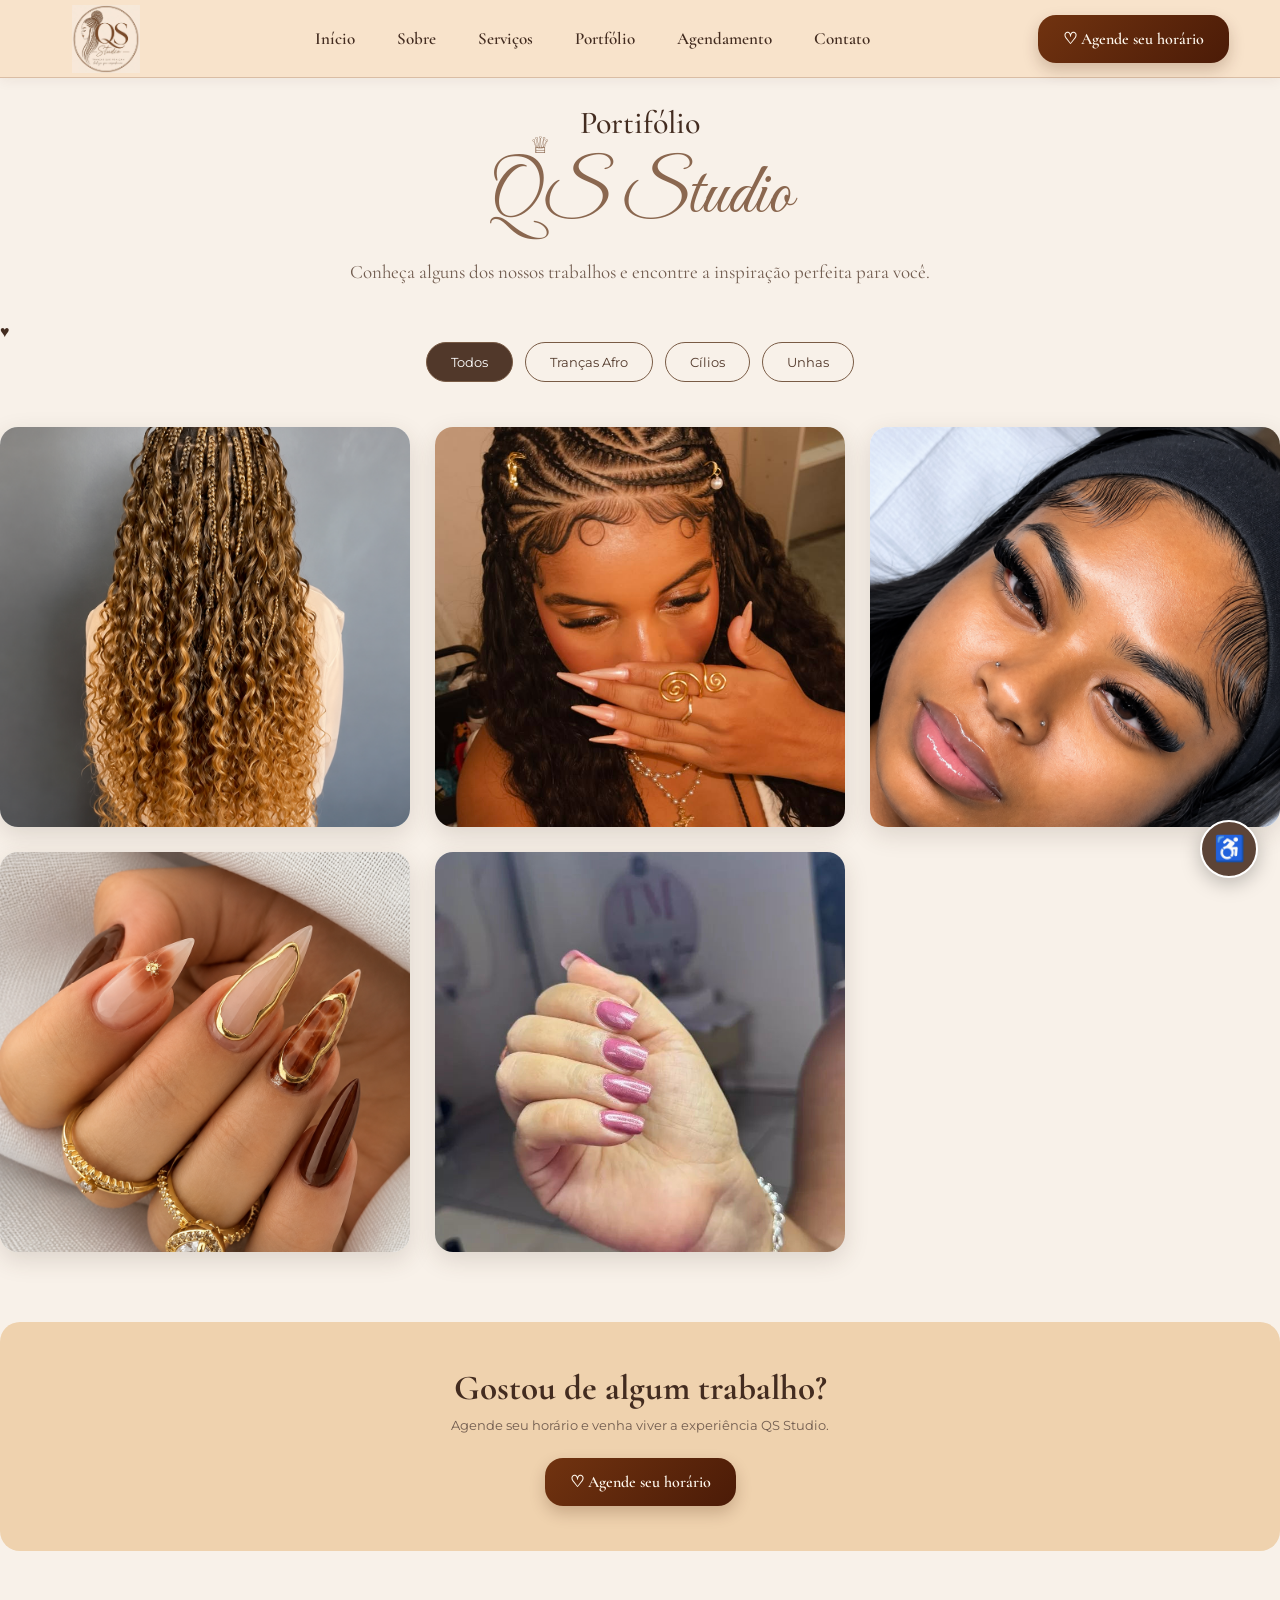
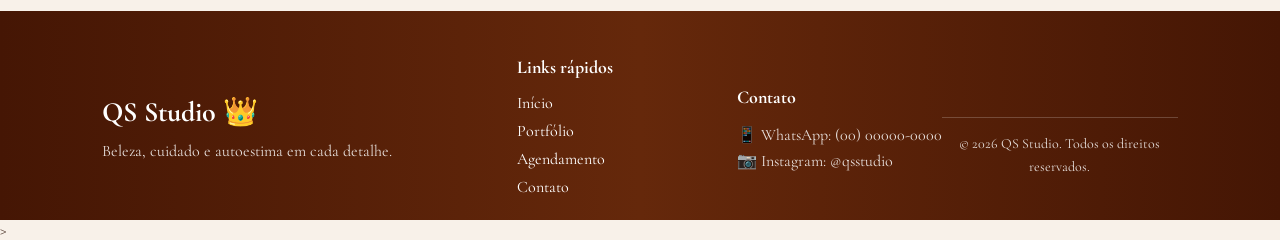
<file: portifolio.html>
<!DOCTYPE html>
<html lang="pt-BR">

<head>
    <meta charset="UTF-8">

    <meta name="viewport" content="width=device-width, initial-scale=1.0">

    <meta name="description"
        content="Portfólio do QS Studio - Tranças Afro, Cílios e Unhas">

    <title>Portfólio | QS Studio</title>
    
    <link rel="preconnect" href="https://fonts.googleapis.com">
    <link rel="preconnect" href="https://fonts.gstatic.com" crossorigin>

    <link
    href="https://fonts.googleapis.com/css2?family=Cormorant+Garamond:wght@400;500;600;700&family=Great+Vibes&family=Montserrat:wght@300;400;500;600&display=swap"
    rel="stylesheet">

    <link rel="stylesheet" href="css/salao.css">
    <script src="js/salao.js" defer></script>
    <link rel="stylesheet" href="css/acessibilidade.css">
    <script src="js/acessibilidade.js" defer></script>
</head>

    

<body>


    
    <header class="header">

        <div class="header-container">

            <a
                href="index.html#inicio"
                class="logo"
                aria-label="Página inicial do QS Studio"
            >

                <img
                    src="img/logo.jpeg"
                    alt="Logo QS Studio"
                >

            </a>


            <nav aria-label="Menu principal">

                <ul class="menu">

                    <li>
                        <a href="index.html#inicio">
                            Início
                        </a>
                    </li>

                    <li>
                        <a href="index.html#sobre">
                            Sobre
                        </a>
                    </li>

                    <li>
                        <a href="index.html#servicos">
                            Serviços
                        </a>
                    </li>

                    <li>
                        <a
                            href="portfolio.html"
                            aria-current="page"
                        >
                            Portfólio
                        </a>
                    </li>

                    <li>
                        <a
                            href="cadastro_agendamento.html"
                        >
                            Agendamento
                        </a>
                    </li>

                    <li>
                        <a href="contato.html">
                            Contato
                        </a>
                    </li>

                </ul>

            </nav>


            <a
                href="cadastro_agendamento.html"
                class="btn-agendar"
            >
                ♡ Agende seu horário
            </a>

        </div>

    </header>




    <main id="conteudo-principal">

       <section
            class="portfolio"
            id="portfolio">

            <div class="portfolio-titulo">

            <h1>
            <strong>Portifólio</strong>
            <span class="qs-studio">
             <span class="crown">♕</span>
            QS Studio
         </h1>

    <p>
        Conheça alguns dos nossos trabalhos e encontre
        a inspiração perfeita para você.
    </p>

</div>


                <div
                    class="detalhe"
                    aria-hidden="true"
                >

                    <span></span>

                    ♥

                    <span></span>

                </div>

                <div
                    class="portfolio-filtros"
                    aria-label="Filtrar portfólio"
                >

                    <button
                        class="filtro ativo"
                        data-filtro="todos"
                        type="button"
                    >
                        Todos
                    </button>


                    <button
                        class="filtro"
                        data-filtro="trancas"
                        type="button"
                    >
                        Tranças Afro
                    </button>


                    <button
                        class="filtro"
                        data-filtro="cilios"
                        type="button"
                    >
                        Cílios
                    </button>


                    <button
                        class="filtro"
                        data-filtro="unhas"
                        type="button"
                    >
                        Unhas
                    </button>

                </div>



               
                <div class="portfolio-galeria">


                    <!-- TRANÇA 1 -->

                    <article
                        class="portfolio-item"
                        data-categoria="trancas"
                    >

                        <img
                            src="img/trancas.jpg"
                            alt="Tranças afro realizadas pelo QS Studio"
                        >

                        <div class="portfolio-info">

                            <h2>
                                Gispy Braids
                            </h2>

                            <p>
                                Tranças afro com cachos, podendo ser knotless.
                            </p>

                        </div>

                    </article>



                   

                    <article
                        class="portfolio-item"
                        data-categoria="trancas"
                    >

                        <img
                            src="img/trancas2.jpg"
                            alt="Tranças afro em outro estilo realizadas pelo QS Studio"
                        >

                        <div class="portfolio-info">

                            <h2>
                                Nagô Braids
                            </h2>

                            <p>
                                Trança de raiz, poendo ter jumbo ou não.
                            </p>

                        </div>

                    </article>




                    <article
                        class="portfolio-item"
                        data-categoria="cilios"
                    >

                        <img
                            src="img/cilios.jpg"
                            alt="Extensão de cílios realizada pelo QS Studio"
                        >

                        <div class="portfolio-info">

                            <h2>
                                Cílios
                            </h2>

                            <p>
                                Um olhar marcante
                                e delicado.
                            </p>

                        </div>

                    </article>



                    <!-- UNHAS -->

                    <article
                        class="portfolio-item"
                        data-categoria="unhas"
                    >

                        <img
                            src="img/unhas.jpg"
                            alt="Unhas realizadas pelo QS Studio"
                        >

                        <div class="portfolio-info">

                            <h2>
                                Unha de Gel
                            </h2>

                            <p>
                                Elegância e cuidado
                                em cada detalhe.
                            </p>

                        </div>
                                   
                    </article>

                    <article
                        class="portfolio-item"
                        data-categoria="unhas"
                    >

                        <img
                            src="img/unhas2.jpg"
                            alt="Unhas realizadas pelo QS Studio"
                        >

                        <div class="portfolio-info">

                            <h2>
                                Esmaltação
                            </h2>

                            <p>
                                Elegância e cuidado
                                realçando o natural.
                            </p>

                        </div>
                                   
                    </article>


                </div>



              

                <div class="portfolio-agendamento">

                    <h2>
                        Gostou de algum trabalho?
                    </h2>

                    <p>
                        Agende seu horário e venha
                        viver a experiência QS Studio.
                    </p>

                    <a
                        href="cadastro_agendamento.html"
                        class="btn-agendar"
                    >
                        ♡ Agende seu horário
                    </a>

                </div>


            </div>

        </section>

    </main>



 

<a href="#conteudo-principal" class="skip-link">
    Ir para o conteúdo principal
</a>

<div class="acessibilidade">

    <div
        class="painel-acessibilidade"
        id="painelAcessibilidade"
        role="dialog"
        aria-label="Opções de acessibilidade"
    >

        <div class="acessibilidade-titulo">
            <span aria-hidden="true">♿</span>
            <h2>Acessibilidade</h2>
        </div>

        <p class="acessibilidade-descricao">
            Personalize a página de acordo com suas necessidades.
        </p>


        <!-- VISÃO -->
        <h3>Visualização</h3>

        <button type="button" onclick="aumentarFonte()">
            <span aria-hidden="true">A+</span>
            Aumentar conteúdo
        </button>

        <button type="button" onclick="diminuirFonte()">
            <span aria-hidden="true">A−</span>
            Diminuir conteúdo
        </button>

        <button type="button" onclick="alternarContraste()">
            <span aria-hidden="true">◐</span>
            Alto contraste
        </button>

        <button type="button" onclick="alternarEscalaCinza()">
            <span aria-hidden="true">◉</span>
            Escala de cinza
        </button>


        <!-- LEITURA -->
        <h3>Leitura</h3>

        <button type="button" onclick="alternarFonteLegivel()">
            <span aria-hidden="true">Aa</span>
            Fonte legível
        </button>

        <button type="button" onclick="aumentarEspacamento()">
            <span aria-hidden="true">↔</span>
            Espaçar texto
        </button>


        
        <h3>Áudio e leitor</h3>

        <button
            type="button"
            onclick="lerPagina()"
            aria-label="Ouvir o conteúdo principal desta página"
        >
            <span aria-hidden="true">🔊</span>
            Ouvir página
        </button>

        <button
            type="button"
            onclick="pausarLeitura()"
            aria-label="Pausar ou continuar leitura"
        >
            <span aria-hidden="true">⏯</span>
            Pausar / continuar
        </button>

        <button
            type="button"
            onclick="pararLeitura()"
            aria-label="Parar leitura da página"
        >
            <span aria-hidden="true">⏹</span>
            Parar leitura
        </button>


        
        <button
            type="button"
            class="btn-restaurar"
            onclick="restaurarAcessibilidade()"
        >
            ↻ Restaurar padrão
        </button>

    </div>



    <button
        class="btn-acessibilidade"
        id="btnAcessibilidade"
        type="button"
        aria-label="Abrir menu de acessibilidade"
        aria-expanded="false"
        aria-controls="painelAcessibilidade"
    >
        ♿
    </button>

</div>
<footer class="footer">
    <div class="footer-container">

        <div class="footer-logo">
            <h2>QS Studio 👑</h2>
            <p>Beleza, cuidado e autoestima em cada detalhe.</p>
        </div>

        <div class="footer-links">
            <h3>Links rápidos</h3>
            <a href="index.html">Início</a>
            <a href="portifolio.html">Portfólio</a>
            <a href="cadastro_agendamento.html">Agendamento</a>
            <a href="contato.html">Contato</a>
        </div>

        <div class="footer-contato">
            <h3>Contato</h3>
            <p>📱 WhatsApp: (00) 00000-0000</p>
            <p>📷 Instagram: @qsstudio</p>
        </div>

    </div>

    <div class="footer-bottom">
        <p>© 2026 QS Studio. Todos os direitos reservados.</p>
    </div>
</footer>

       

</body>

</html>>
</file>
<file: css/salao.css>
@import url('https://fonts.googleapis.com/css2?family=Cormorant+Garamond:wght@400;500;600;700&family=Great+Vibes&family=Montserrat:wght@300;400;500;600&display=swap');

:root {
  --bege-claro: #f7e5cf;
  --bege: #efd2ae;
  --bege-medio: #dfb87f;

  --marrom: #5a250c;
  --marrom-escuro: #351405;
  --marrom-medio: #7c3b15;

  --dourado: #b8792e;
  --dourado-claro: #d8aa62;

  --texto: #3c1c0e;
  --branco: #fff8ee;

  --serif: "Cormorant Garamond", serif;
  --script: "Great Vibes", cursive;
  --sans: "Montserrat", sans-serif;

  --container: 1180px;
}

* {
  margin: 0;
  padding: 0;
  box-sizing: border-box;
}

html {
  scroll-behavior: smooth;
}

body {
  min-width: 0;
  background:
    radial-gradient(
      circle at 40% 20%,
      rgba(255,255,255,.35),
      transparent 40%
    ),
    linear-gradient(
      135deg,
      #f9e9d5,
      #f0d5b6
    );

  color: var(--texto);

  font-family: var(--serif);

  overflow-x: hidden;
}

img {
  display: block;
  max-width: 100%;
  height: auto;
}

a {
  text-decoration: none;
  color: inherit;
}

button {
  font-family: inherit;
  border: 0;
  cursor: pointer;
}

.container {
  width: min(92%, var(--container));
  margin: 0 auto;
}

.header {
  width: 100%;
  height: 78px;

  display: flex;
  align-items: center;

  position: relative;
  z-index: 100;

  background: rgba(248, 227, 202, 0.98);

  border-bottom: 1px solid rgba(110, 57, 24, 0.22);

  box-shadow:
    0 3px 12px rgba(73, 32, 10, 0.06);
}

.header-container {
  width: min(92%, 1180px);
  height: 100%;

  margin: 0 auto;

  display: grid;
  grid-template-columns: 95px 1fr auto;

  align-items: center;

  gap: 30px;
}

.logo {
  width: 110px;
  height: 68px;
  display: flex;
  align-items: center;
  justify-content: center;
  overflow: hidden;
}

.logo img {
  width: 100%;
  height: 100%;
  object-fit: contain;
}

.menu {
  display: flex;
  align-items: center;
  justify-content: center;
  gap: 42px;

  list-style: none;

  font-size: 17px;
  font-weight: 600;
}

.menu a {
  position: relative;
  transition: .25s;
}

.menu a::after {
  content: "";

  position: absolute;

  left: 0;
  bottom: -6px;

  width: 0;
  height: 1px;

  background: var(--dourado);

  transition: .3s;
}

.menu a:hover {
  color: var(--dourado);
}

.menu a:hover::after {
  width: 100%;
}

.btn-agendar {
  display: inline-flex;
  align-items: center;
  justify-content: center;

  gap: 10px;

  padding: 14px 25px;

  color: var(--branco);

  background:
    linear-gradient(
      135deg,
      #713310,
      #4b1b07
    );

  border-radius: 18px;

  font-size: 16px;
  font-weight: 600;

  box-shadow:
    0 7px 16px rgba(69, 26, 5, .22);

  transition: .3s;
}

.btn-agendar:hover {
  transform: translateY(-2px);

  background:
    linear-gradient(
      135deg,
      #864518,
      #562108
    );

  box-shadow:
    0 10px 25px rgba(69, 26, 5, .3);
}

.hero {
  position: relative;
  overflow: hidden;
  isolation: isolate;
}

.hero::before {
  content: "";

  position: absolute;

  left: -90px;
  top: 0;

  width: 420px;
  height: 500px;

  background:
    url("../img/onca.png") center/cover no-repeat;

  opacity: .96;

  border-radius:
    0 0 70% 0;

  z-index: 0;
}

.hero::after {
  content: "";

  position: absolute;

  bottom: -95px;
  left: -5%;

  width: 110%;
  height: 120px;

  background: var(--bege-claro);

  border-radius:
    50% 50% 0 0 / 80% 80% 0 0;

  border-top: 7px solid var(--marrom-medio);

  transform: rotate(-1deg);

  z-index: 20;
  pointer-events: none;
}

.hero-container {
  width: min(94%, 1250px);

  margin: auto;

  display: grid;
  grid-template-columns: .85fr 1fr 1fr;

  align-items: center;

  position: relative;
  z-index: 4;
}

.hero-logo {
  position: relative;

  width: clamp(245px, 29vw, 370px);
  max-width: 100%;
  aspect-ratio: 1;

  border-radius: 50%;

  background: #fae8d2;

  padding: 18px;

  display: flex;
  justify-content: center;
  align-items: center;

  border:
    3px solid var(--dourado);

  box-shadow:
    0 10px 35px rgba(66, 28, 8, .2),
    inset 0 0 0 5px rgba(255,255,255,.5);
}

.hero-logo img {
  width: 100%;
  height: 100%;
  object-fit: contain;

  border-radius: 50%;
}

.hero-text {
  text-align: center;

  margin-left: 15px;

  position: relative;
  z-index: 5;
}

.hero-subtitle {
  font-family: var(--sans);

  font-size: 17px;

  letter-spacing: 7px;

  text-transform: uppercase;

  margin-bottom: 8px;
}

.hero-title {
  font-family: var(--serif);

  font-size: clamp(54px, 6.5vw, 85px);

  line-height: .85;

  color: var(--marrom);

  font-weight: 500;

  white-space: nowrap;
}

.hero-title span {
  font-family: var(--script);

  font-weight: 400;

  font-size: clamp(48px, 5.7vw, 74px);

  margin-left: 5px;
}

.hero-description {
  margin-top: 28px;

  font-size: 22px;

  letter-spacing: 2px;

  text-transform: uppercase;

  line-height: 1.2;
}

.hero-services-text {
  margin-top: 23px;

  font-size: 21px;
}

.hero-text .btn-agendar {
  margin-top: 25px;
}

.hero-modelo {
  align-self: end;
  height: 410px;
  position: relative;
  display: flex;
  justify-content: center;
  align-items: flex-end;
  overflow: hidden;
  margin-top: 30px;

  background:
    radial-gradient(
      ellipse at 78% 48%,
      rgba(183, 121, 46, 0.38) 0%,
      rgba(216, 170, 98, 0.25) 28%,
      rgba(239, 210, 174, 0.13) 52%,
      rgba(248, 229, 204, 0) 76%
    );
}

.hero-modelo img {
  width: 100%;
  max-width: 450px;
  height: 100%;
  object-fit: contain;
  object-position: bottom center;
  position: relative;
  z-index: 1;
  filter:
    drop-shadow(-15px 12px 25px rgba(81, 33, 9, .12));
}

.hero-modelo::after {
  content: "";
  position: absolute;
  top: 0;
  bottom: 0;
  left: 0;
  width: 150px;

  background: linear-gradient(
    to right,
    rgba(248, 229, 204, 0.95) 0%,
    rgba(248, 229, 204, 0.65) 30%,
    rgba(248, 229, 204, 0.25) 65%,
    rgba(248, 229, 204, 0) 100%
  );

  z-index: 2;
  pointer-events: none;
}

.hero-modelo::before {
  content: "";

  position: absolute;

  width: 520px;
  height: 470px;

  right: -65px;
  bottom: -10px;

  background:
    radial-gradient(
      ellipse at 45% 50%,
      rgba(183, 121, 65, 0.32) 0%,
      rgba(216, 170, 98, 0.20) 28%,
      rgba(239, 210, 174, 0.12) 50%,
      rgba(247, 229, 207, 0) 75%
    );

  filter: blur(8px);

  z-index: 0;
  pointer-events: none;
}

.hero-icons {
  position: absolute;

  z-index: 8;

  bottom: 70px;
  left: 50%;

  transform: translateX(-25%);

  display: flex;
  align-items: flex-start;

  gap: 35px;
}

.hero-icon-item {
  width: 110px;

  text-align: center;

  position: relative;
}

.hero-icon-circle {
  width: 82px;
  height: 82px;

  margin: 0 auto 10px;

  display: flex;
  justify-content: center;
  align-items: center;

  border-radius: 50%;

  background:
    linear-gradient(
      135deg,
      #ecd0a6,
      #f7e6cd
    );

  border: 1px solid rgba(149, 85, 32, .3);

  box-shadow:
    inset 0 3px 5px rgba(255,255,255,.5);
}

.hero-icon-circle img {
  width: 47px;
  height: 47px;

  object-fit: contain;
}

.hero-icon-item p {
  font-size: 18px;
  font-weight: 700;
  line-height: 1;
}

.hero-icon-item:not(:last-child)::after {
  content: "";

  position: absolute;

  right: -18px;
  top: 10px;

  width: 1px;
  height: 60px;

  background:
    linear-gradient(
      transparent,
      var(--dourado),
      transparent
    );
}

.sobre {
  position: relative;

  padding:
    100px 0 65px;

  background:
    linear-gradient(
      180deg,
      #f8e7d3,
      #f8e3c9
    );
}

.sobre-container {
  width: min(90%, var(--container));

  margin: auto;

  display: grid;

  grid-template-columns: minmax(250px, .95fr) minmax(0, 1.4fr);

  align-items: center;

  gap: clamp(35px, 6vw, 90px);
}

.sobre-title {
  position: relative;

  margin-bottom: 20px;

  line-height: .85;

  white-space: nowrap;
}

.sobre-title strong {
  font-family: var(--serif);

  font-size: clamp(36px, 3.5vw, 45px);
}

.sobre-title span {
  font-family: var(--script);

  font-size: clamp(48px, 5vw, 63px);

  font-weight: 400;
}

.crown {
  color: var(--dourado);

  font-size: 45px;

  display: block;

  margin-left: 145px;
  margin-bottom: -5px;
}

.sobre p {
  max-width: 450px;

  font-size: clamp(18px, 1.8vw, 22px);

  line-height: 1.18;

  margin-bottom: 24px;
}

.btn-saiba {
  display: inline-flex;
  align-items: center;

  gap: 10px;

  background: var(--marrom);

  color: #fff5e8;

  padding:
    11px 28px;

  border-radius: 11px;

  font-size: 17px;

  transition: .25s;
}

.btn-saiba:hover {
  background: var(--marrom-medio);

  transform: translateY(-2px);
}

.sobre-gallery {
  display: flex;

  justify-content: center;
  align-items: center;

  position: relative;

  min-height: 320px;
}

.gallery-card {
  position: relative;

  width: clamp(150px, 19vw, 260px);
  aspect-ratio: 260 / 275;
  height: auto;
  flex: 0 1 auto;

  overflow: hidden;

  border-radius: 32px;

  background: var(--bege);

  border:
    4px solid rgba(255,255,255,.55);

  box-shadow:
    0 14px 30px rgba(82, 35, 10, .18);
}

.gallery-card img {
  width: 100%;
  height: 100%;

  object-fit: cover;
}

.gallery-card:nth-child(1) {
  transform: rotate(-3deg);
}

.gallery-card:nth-child(2) {
  width: clamp(170px, 21vw, 290px);
  aspect-ratio: 290 / 310;
  height: auto;

  z-index: 3;

  margin-left: -25px;
  margin-right: -25px;
}

.gallery-card:nth-child(3) {
  transform: rotate(3deg);
}

.servicos {
  padding:
    25px 0 70px;

  background:
    #f9e6cf;
}

.section-title {
  width: 100%;
  margin: 0 auto 48px;

  display: flex;
  align-items: center;
  justify-content: center;
  gap: 25px;

  text-align: center;

  font-family: var(--script);
  font-size: 67px;
  font-weight: 400;

  color: var(--marrom);

  position: relative;
}

.section-title::before,
.section-title::after {
  content: "";

  position: static;

  display: block;

  width: 90px;
  height: 1px;

  flex: 0 0 90px;

  background: var(--marrom);
}

.section-title::before {
  margin-left: 0;
}

.section-title::after {
  margin-left: 0;
}

.servicos-grid {
  width: min(90%, var(--container));

  margin: auto;

  display: grid;

  grid-template-columns: repeat(3, minmax(0, 1fr));

  gap: 30px;
}

.servico-card {
  position: relative;

  min-height: 175px;

  display: grid;

  grid-template-columns:
    1fr .9fr;

  overflow: hidden;

  border-radius: 24px;

  background:
    linear-gradient(
      135deg,
      #e8bd89,
      #f7dfbf
    );

  box-shadow:
    0 8px 20px rgba(87, 38, 12, .1);

  transition: .3s;
}

.servico-card:hover {
  transform: translateY(-6px);

  box-shadow:
    0 18px 35px rgba(87, 38, 12, .16);
}

.servico-image {
  overflow: hidden;
}

.servico-image img {
  width: 100%;
  height: 100%;

  object-fit: cover;

  transition: .5s;
}

.servico-card:hover img {
  transform: scale(1.05);
}

.servico-content {
  display: flex;

  flex-direction: column;

  justify-content: center;

  text-align: center;

  padding: 18px;
}

.servico-content h3 {
  font-size: 27px;

  margin-bottom: 4px;
}

.servico-content p {
  font-size: 18px;

  line-height: 1.05;
}

.servico-link {
  width: 31px;
  height: 31px;

  display: flex;
  align-items: center;
  justify-content: center;

  position: absolute;

  right: 16px;
  bottom: 15px;

  border-radius: 50%;

  color: #fff;

  background: var(--marrom);

  transition: .25s;
}

.servico-link:hover {
  transform: translateX(3px);
}

.beneficios {
  background: #f8e6d0;

  padding:
    15px 0 45px;
}

.beneficios-box {
  width: min(85%, 1060px);

  margin: auto;

  padding:
    20px 35px;

  display: grid;

  grid-template-columns:
    repeat(4, 1fr);

  background:
    linear-gradient(
      90deg,
      transparent 0,
      #e0b57d 5%,
      #efcca1 50%,
      #e0b57d 95%,
      transparent 100%
    );

  border-radius: 40px 20px 40px 20px;
}

.beneficio {
  display: flex;

  align-items: center;
  justify-content: center;

  gap: 15px;

  min-height: 68px;

  position: relative;

  font-size: 18px;

  font-weight: 600;
}

.beneficio:not(:last-child)::after {
  content: "";

  position: absolute;

  right: 0;

  height: 52px;
  width: 1px;

  background:
    rgba(86, 38, 14, .45);
}

.beneficio-icon {
  font-size: 38px;

  color: var(--marrom);
}

.agendamento {
  background: #f8e6d0;

  padding:
    0 0 35px;
}

.agendamento-box {
  width: min(78%, 900px);
  min-height: 105px;
  margin: 0 auto;

  display: grid;
  grid-template-columns: 1fr 1px 0.7fr;
  align-items: center;

  padding: 18px 34px;

  border-radius: 30px;

  color: #f8dfbd;

  background: linear-gradient(
    110deg,
    #5d2209,
    #3e1404
  );

  box-shadow: 0 12px 28px rgba(67, 24, 4, 0.18);
}

.agendamento-titulo {
  font-family: var(--script);
  font-size: 42px;
  line-height: 1;
  text-align: center;
  white-space: nowrap;
}

.agendamento-divider {
  width: 1px;
  height: 55px;
  margin: 0 auto;

  background: rgba(246, 215, 173, 0.45);
}

.agendamento-text {
  padding-left: 24px;

  font-family: var(--serif);
  font-size: 21px;
  line-height: 1.08;

  text-align: center;
}

.footer {
  min-height: 80px;

  display: flex;
  align-items: center;

  background:
    linear-gradient(
      90deg,
      #451604,
      #65280b,
      #451604
    );

  color: #f7d6ae;
}

.footer-container {
  width: min(88%, var(--container));

  margin: auto;

  display: grid;

  grid-template-columns:
    1fr
    1.3fr
    1fr;

  align-items: center;
}

.footer-col {
  display: flex;

  align-items: center;
  justify-content: center;

  gap: 22px;

  font-size: 19px;
}

.footer-col:not(:last-child) {
  border-right:
    1px solid rgba(239, 199, 144, .4);
}

.footer-area {
  position: relative;
}

.footer-area::before {
  content: "";

  width: 240px;
  height: 210px;

  position: absolute;

  bottom: 70px;
  right: -50px;

  background:
    url("../img/onca.png") center/cover;

  border-radius: 70% 0 0 0;

  opacity: .9;

  pointer-events: none;
}

.gold {
  color: var(--dourado);
}

.gold-line {
  height: 1px;

  background:
    linear-gradient(
      90deg,
      transparent,
      var(--dourado),
      transparent
    );
}

.servicos h2 {
  width: fit-content;
  margin: 0 auto 38px;

  display: flex;
  align-items: center;
  justify-content: center;
  gap: 8px;

  text-align: center;

  font-size: clamp(38px, 4vw, 52px);
  line-height: 1;

  position: relative;
}

.servicos h2 span {
  display: inline-block;
}

.servicos h2::after {
  content: "♥";

  position: absolute;

  left: 45%;
  transform: translateX(-50%);

  bottom: -35px;

  font-size: 45px;
  color: var(--marrom);
}

@media (max-width: 980px) {
  .header-container {
    width: min(94%, 900px);
    grid-template-columns: 90px 1fr auto;
    gap: 18px;
  }

  .logo {
    width: 90px;
  }

  .menu {
    justify-content: center;
    gap: clamp(14px, 2.4vw, 28px);
    font-size: 15px;
  }

  .btn-agendar {
    padding: 12px 18px;
    font-size: 14px;
  }

  .hero-container {
    width: min(96%, 920px);
    grid-template-columns: .72fr 1fr .92fr;
    gap: 12px;
  }

  .hero-logo {
    width: clamp(190px, 25vw, 250px);
    padding: 12px;
  }

  .hero-text {
    margin-left: 0;
  }

  .hero-subtitle {
    font-size: 13px;
    letter-spacing: 4px;
  }

  .hero-title {
    font-size: clamp(42px, 6vw, 58px);
  }

  .hero-title span {
    font-size: clamp(40px, 5.4vw, 54px);
  }

  .hero-description {
    margin-top: 18px;
    font-size: 16px;
    letter-spacing: 1.4px;
  }

  .hero-services-text {
    margin-top: 14px;
    font-size: 16px;
  }

  .hero-modelo {
    height: 340px;
    margin-top: 20px;
  }

  .hero-modelo::before {
    width: 390px;
    height: 360px;
    right: -80px;
  }

  .hero-modelo::after {
    width: 90px;
  }

  .hero-icons {
    bottom: 58px;
    gap: 18px;
    transform: translateX(-18%);
  }

  .hero-icon-item {
    width: 86px;
  }

  .hero-icon-circle {
    width: 64px;
    height: 64px;
  }

  .hero-icon-circle img {
    width: 38px;
    height: 38px;
  }

  .hero-icon-item p {
    font-size: 15px;
  }

  .sobre {
    padding: 75px 0 55px;
  }

  .sobre-container {
    width: min(94%, 900px);
    grid-template-columns: minmax(235px, .82fr) minmax(0, 1.18fr);
    gap: 28px;
  }

  .sobre-title {
    white-space: normal;
  }

  .sobre-title strong {
    font-size: clamp(34px, 4.5vw, 42px);
  }

  .sobre-title span {
    font-size: clamp(46px, 6vw, 58px);
  }

  .crown {
    margin-left: clamp(90px, 13vw, 135px);
    font-size: 38px;
  }

  .sobre p {
    font-size: clamp(17px, 2.3vw, 20px);
    max-width: 100%;
  }

  .sobre-gallery {
    width: 100%;
    min-width: 0;
    min-height: 280px;
    overflow: visible;
  }

  .gallery-card {
    width: clamp(130px, 17vw, 185px);
    border-radius: 24px;
    flex-shrink: 1;
  }

  .gallery-card:nth-child(2) {
    width: clamp(150px, 19vw, 210px);
    margin-left: -18px;
    margin-right: -18px;
  }

  .section-title {
    font-size: clamp(48px, 7vw, 60px);
  }

  .servicos-grid {
    width: min(94%, 900px);
    grid-template-columns: repeat(2, minmax(0, 1fr));
    gap: 22px;
  }

  .beneficios-box {
    width: min(92%, 880px);
    grid-template-columns: repeat(2, 1fr);
    gap: 10px 0;
  }

  .beneficio:nth-child(2)::after {
    display: none;
  }

  .agendamento-box {
    width: min(90%, 820px);
  }

  .footer-container {
    width: min(94%, 900px);
  }
}

@media (max-width: 700px) {
  .header {
    height: auto;
    min-height: 70px;
  }

  .header-container {
    min-height: 70px;
    grid-template-columns: 82px 1fr;
    gap: 12px;
  }

  .logo {
    width: 82px;
    height: 62px;
  }

  .menu {
    display: none;
  }

  .header-container > .btn-agendar {
    justify-self: end;
    padding: 11px 15px;
    font-size: 13px;
  }

  .hero::before {
    left: -130px;
    width: 300px;
    height: 370px;
  }

  .hero::after {
    left: -10%;
    width: 120%;
    height: 85px;
    bottom: 28px;
    border-top-width: 5px;
  }

  .hero-container {
    width: min(92%, 560px);
    grid-template-columns: 1fr;
    justify-items: center;
    text-align: center;
    padding-top: 28px;
    padding-bottom: 80px;
  }

  .hero-logo {
    width: min(64vw, 260px);
  }

  .hero-text {
    margin-top: 18px;
  }

  .hero-title {
    white-space: normal;
  }

  .hero-modelo {
    width: min(88vw, 410px);
    height: 340px;
    margin-top: 10px;
  }

  .hero-icons {
    position: relative;
    left: auto;
    bottom: auto;
    transform: none;
    margin-top: -58px;
    justify-content: center;
    flex-wrap: wrap;
    gap: 14px 22px;
  }

  .hero-icon-item:not(:last-child)::after {
    display: none;
  }

  .sobre {
    padding: 75px 0 50px;
  }

  .sobre-container {
    width: min(90%, 560px);
    grid-template-columns: 1fr;
    gap: 36px;
    text-align: center;
  }

  .sobre-title {
    margin-bottom: 16px;
  }

  .crown {
    width: fit-content;
    margin-left: auto;
    margin-right: auto;
  }

  .sobre p {
    margin-left: auto;
    margin-right: auto;
  }

  .sobre-gallery {
    min-height: 240px;
    justify-content: center;
  }

  .gallery-card {
    width: min(29vw, 165px);
    min-width: 92px;
    border-width: 3px;
    border-radius: 20px;
  }

  .gallery-card:nth-child(2) {
    width: min(33vw, 185px);
    min-width: 108px;
    margin-left: -12px;
    margin-right: -12px;
  }

  .section-title {
    gap: 12px;
    font-size: clamp(42px, 13vw, 56px);
  }

  .section-title::before,
  .section-title::after {
    width: 42px;
    flex-basis: 42px;
  }

  .servicos {
    padding-bottom: 50px;
  }

  .servicos-grid {
    width: min(90%, 560px);
    grid-template-columns: 1fr;
  }

  .servico-card {
    min-height: 165px;
  }

  .beneficios-box {
    width: min(90%, 560px);
    grid-template-columns: 1fr;
    padding: 18px 22px;
    border-radius: 28px 16px 28px 16px;
  }

  .beneficio:not(:last-child)::after {
    width: 70%;
    height: 1px;
    right: 15%;
    bottom: 0;
    display: block;
  }

  .agendamento-box {
    width: min(90%, 560px);
    grid-template-columns: 1fr;
    gap: 14px;
    padding: 24px 22px;
  }

  .agendamento-titulo {
    white-space: normal;
    font-size: clamp(34px, 11vw, 42px);
  }

  .agendamento-divider {
    width: 65%;
    height: 1px;
  }

  .agendamento-text {
    padding-left: 0;
    font-size: 19px;
  }

  .footer {
    padding: 22px 0;
  }

  .footer-container {
    width: min(90%, 560px);
    grid-template-columns: 1fr;
    gap: 16px;
  }

  .footer-col {
    font-size: 17px;
    flex-wrap: wrap;
  }

  .footer-col:not(:last-child) {
    border-right: 0;
    border-bottom: 1px solid rgba(239, 199, 144, .28);
    padding-bottom: 14px;
  }

  .footer-area::before {
    width: 160px;
    height: 150px;
    right: -70px;
  }

  .servicos h2::after {
    left: 50%;
  }
}

.pagina-pre-agendamento {
  width: min(90%, 870px);
  margin: 0 auto;
  padding: 54px 0 80px;
}

.pre-agendamento-hero {
  text-align: center;
  margin-bottom: 34px;
}

.pre-agendamento-mini {
  display: inline-block;
  font-family: var(--sans);
  font-size: 12px;
  font-weight: 600;
  letter-spacing: 5px;
  text-transform: uppercase;
  color: var(--dourado);
  margin-bottom: 5px;
}

.pre-agendamento-hero h1 {
  font-family: var(--script);
  font-size: clamp(56px, 8vw, 82px);
  line-height: .95;
  font-weight: 400;
  color: var(--marrom);
}

.pre-agendamento-hero p {
  max-width: 620px;
  margin: 14px auto 0;
  font-family: var(--sans);
  font-size: 15px;
  line-height: 1.7;
  color: rgba(60, 28, 14, .78);
}

.pre-agendamento-form {
  display: grid;
  gap: 22px;
}

.pre-card {
  padding: 28px;
  border: 1px solid rgba(124, 59, 21, .16);
  border-radius: 24px;
  background: rgba(255, 248, 238, .68);
  box-shadow: 0 12px 30px rgba(74, 31, 9, .07);
  backdrop-filter: blur(5px);
}

.pre-card-titulo {
  display: flex;
  align-items: center;
  gap: 15px;
  margin-bottom: 24px;
}

.pre-card-titulo > span {
  width: 42px;
  height: 42px;
  flex: 0 0 42px;
  display: grid;
  place-items: center;
  border-radius: 50%;
  background: linear-gradient(135deg, var(--marrom-medio), var(--marrom-escuro));
  color: var(--branco);
  font-family: var(--sans);
  font-size: 12px;
  font-weight: 600;
  box-shadow: 0 6px 16px rgba(73, 29, 7, .18);
}

.pre-card-titulo p {
  font-family: var(--sans);
  font-size: 11px;
  font-weight: 600;
  letter-spacing: 2px;
  text-transform: uppercase;
  color: var(--dourado);
  margin-bottom: 2px;
}

.pre-card-titulo h2 {
  font-family: var(--serif);
  font-size: clamp(25px, 3.2vw, 32px);
  line-height: 1;
  font-weight: 600;
  color: var(--marrom);
}

.pre-grid {
  display: grid;
  gap: 18px;
}

.pre-grid-2 {
  grid-template-columns: repeat(2, minmax(0, 1fr));
}

.pre-campo {
  display: flex;
  flex-direction: column;
  gap: 8px;
}

.pre-campo label {
  font-family: var(--sans);
  font-size: 13px;
  font-weight: 600;
  color: var(--texto);
}

.pre-campo input,
.pre-campo select,
.pre-campo textarea {
  width: 100%;
  min-height: 50px;
  padding: 12px 14px;
  border: 1px solid rgba(124, 59, 21, .22);
  border-radius: 14px;
  outline: none;
  background: rgba(255, 252, 247, .88);
  color: var(--texto);
  font-family: var(--sans);
  font-size: 14px;
  transition: .22s;
}

.pre-campo textarea {
  min-height: 128px;
  resize: vertical;
}

.pre-campo input:focus,
.pre-campo select:focus,
.pre-campo textarea:focus {
  border-color: var(--dourado);
  box-shadow: 0 0 0 3px rgba(184, 121, 46, .12);
  background: #fffaf2;
}

.pre-campo input::placeholder,
.pre-campo textarea::placeholder {
  color: rgba(60, 28, 14, .46);
}

.pre-nota {
  margin-top: 14px;
  font-family: var(--sans);
  font-size: 12px;
  line-height: 1.6;
  color: rgba(60, 28, 14, .64);
}

.pre-escolha {
  display: grid;
  grid-template-columns: repeat(2, minmax(0, 1fr));
  gap: 12px;
}

.pre-radio {
  position: relative;
  cursor: pointer;
}

.pre-radio input {
  position: absolute;
  opacity: 0;
  pointer-events: none;
}

.pre-radio span {
  min-height: 52px;
  display: flex;
  align-items: center;
  justify-content: center;
  padding: 12px 16px;
  border: 1px solid rgba(124, 59, 21, .2);
  border-radius: 14px;
  background: rgba(255, 252, 247, .72);
  font-family: var(--sans);
  font-size: 13px;
  font-weight: 600;
  transition: .22s;
}

.pre-radio input:checked + span {
  color: var(--branco);
  border-color: var(--marrom);
  background: linear-gradient(135deg, var(--marrom-medio), var(--marrom-escuro));
  box-shadow: 0 8px 18px rgba(75, 28, 5, .16);
}

.pre-subcard {
  margin-top: 18px;
  padding: 20px;
  border-radius: 18px;
  border: 1px solid rgba(184, 121, 46, .22);
  background: rgba(239, 210, 174, .24);
}

.is-hidden {
  display: none;
}

.pre-aviso {
  margin-top: 18px;
  padding: 14px 16px;
  border-left: 3px solid var(--dourado);
  border-radius: 10px;
  background: rgba(216, 170, 98, .12);
  font-family: var(--sans);
  font-size: 12px;
  line-height: 1.6;
}

.pre-resumo {
  display: grid;
  grid-template-columns: 1fr auto;
  gap: 24px;
  align-items: center;
  padding: 28px;
  border-radius: 24px;
  color: #fbe4c5;
  background: linear-gradient(120deg, #64280b, #351405);
  box-shadow: 0 14px 32px rgba(61, 22, 4, .18);
}

.pre-resumo-label {
  display: block;
  margin-bottom: 8px;
  font-family: var(--sans);
  font-size: 11px;
  font-weight: 600;
  letter-spacing: 2px;
  text-transform: uppercase;
  color: var(--dourado-claro);
}

.pre-resumo-itens {
  max-width: 560px;
  font-family: var(--sans);
  font-size: 13px;
  line-height: 1.7;
}

.pre-total {
  min-width: 180px;
  text-align: right;
}

.pre-total span {
  display: block;
  font-family: var(--sans);
  font-size: 12px;
  margin-bottom: 4px;
}

.pre-total strong {
  display: block;
  font-family: var(--serif);
  font-size: 34px;
  font-weight: 600;
  white-space: nowrap;
}

.pre-politica {
  padding: 26px 28px;
  border-radius: 24px;
  border: 1px solid rgba(124, 59, 21, .16);
  background: rgba(255, 248, 238, .6);
}

.pre-politica h2 {
  margin-bottom: 12px;
  font-size: 27px;
  color: var(--marrom);
}

.pre-politica p {
  margin-bottom: 10px;
  font-family: var(--sans);
  font-size: 12px;
  line-height: 1.7;
  color: rgba(60, 28, 14, .78);
}

.pre-aceite {
  display: flex;
  align-items: flex-start;
  gap: 10px;
  margin-top: 16px;
  font-family: var(--sans);
  font-size: 12px;
  line-height: 1.5;
  cursor: pointer;
}

.pre-aceite input {
  width: 17px;
  height: 17px;
  margin-top: 1px;
  accent-color: var(--marrom);
}

.pre-botao-whatsapp {
  min-height: 58px;
  width: 100%;
  padding: 15px 22px;
  border-radius: 18px;
  background: linear-gradient(135deg, #713310, #4b1b07);
  color: var(--branco);
  font-family: var(--sans);
  font-size: 15px;
  font-weight: 700;
  letter-spacing: .5px;
  box-shadow: 0 10px 24px rgba(69, 26, 5, .22);
  transition: .25s;
}

.pre-botao-whatsapp:hover {
  transform: translateY(-2px);
  background: linear-gradient(135deg, #864518, #562108);
  box-shadow: 0 14px 30px rgba(69, 26, 5, .28);
}

@media (max-width: 700px) {
  .pagina-pre-agendamento {
    width: min(92%, 560px);
    padding: 38px 0 58px;
  }

  .pre-agendamento-hero {
    margin-bottom: 26px;
  }

  .pre-agendamento-hero h1 {
    font-size: clamp(50px, 16vw, 70px);
  }

  .pre-agendamento-hero p {
    font-size: 13px;
  }

  .pre-card,
  .pre-politica,
  .pre-resumo {
    padding: 20px;
    border-radius: 20px;
  }

  .pre-grid-2,
  .pre-escolha,
  .pre-resumo {
    grid-template-columns: 1fr;
  }

  .pre-card-titulo {
    align-items: flex-start;
  }

  .pre-card-titulo h2 {
    font-size: 26px;
  }

  .pre-total {
    min-width: 0;
    text-align: left;
    padding-top: 18px;
    border-top: 1px solid rgba(247, 214, 174, .24);
  }

  .pre-total strong {
    font-size: 31px;
  }
}


.pagina-pre-agendamento {
  position: relative;
  isolation: isolate;
}

.pagina-pre-agendamento::before,
.pagina-pre-agendamento::after {
  content: "";
  position: fixed;
  top: 155px;
  width: 150px;
  height: 420px;
  opacity: .16;
  pointer-events: none;
  z-index: -1;
  border: 2px solid var(--dourado);
  border-left-color: transparent;
  border-bottom-color: transparent;
  border-radius: 70% 30% 65% 35%;
}

.pagina-pre-agendamento::before {
  left: -72px;
  transform: rotate(28deg);
}

.pagina-pre-agendamento::after {
  right: -72px;
  transform: scaleX(-1) rotate(28deg);
}

.pre-ajuda {
  margin-top: -2px;
  font-family: var(--sans);
  font-size: 11px;
  line-height: 1.45;
  color: rgba(60, 28, 14, .58);
}

.pre-campo input[type="file"] {
  min-height: auto;
  padding: 10px;
  background: rgba(255, 252, 247, .8);
}

.pre-campo input[type="file"]::file-selector-button {
  margin-right: 12px;
  padding: 9px 13px;
  border: 0;
  border-radius: 10px;
  background: var(--marrom);
  color: var(--branco);
  font-family: var(--sans);
  font-size: 11px;
  font-weight: 600;
  cursor: pointer;
}

.pre-material-aviso {
  margin-top: 18px;
  padding: 16px 18px;
  border: 1px solid rgba(184, 121, 46, .22);
  border-radius: 16px;
  background: rgba(216, 170, 98, .10);
}

.pre-material-aviso strong {
  display: block;
  margin-bottom: 7px;
  font-family: var(--serif);
  font-size: 19px;
  color: var(--marrom);
}

.pre-material-aviso p {
  margin: 4px 0;
  font-family: var(--sans);
  font-size: 11px;
  line-height: 1.6;
  color: rgba(60, 28, 14, .72);
}

@media (max-width: 1080px) {
  .pagina-pre-agendamento::before,
  .pagina-pre-agendamento::after {
    display: none;
  }
}


.pre-acoes {
  display: grid;
  grid-template-columns: 1.35fr .9fr;
  gap: 14px;
}

.pre-botao-comprovante {
  min-height: 58px;
  width: 100%;
  padding: 15px 22px;
  border: 1px solid rgba(90, 37, 12, .35);
  border-radius: 18px;
  background: rgba(255, 248, 238, .82);
  color: var(--marrom);
  font-family: var(--sans);
  font-size: 15px;
  font-weight: 700;
  letter-spacing: .5px;
  box-shadow: 0 8px 18px rgba(69, 26, 5, .09);
  transition: .25s;
}

.pre-botao-comprovante:hover {
  transform: translateY(-2px);
  border-color: var(--dourado);
  background: #fff8ee;
  box-shadow: 0 12px 24px rgba(69, 26, 5, .13);
}

@media (max-width: 700px) {
  .pre-acoes {
    grid-template-columns: 1fr;
  }
}
 .portfolio-filtros {
            display: flex;
            justify-content: center;
            flex-wrap: wrap;
            gap: 12px;
            margin-bottom: 45px;
        }


        .filtro {
            font-family: "Montserrat", sans-serif;
            font-size: 13px;

            padding: 11px 24px;

            border: 1px solid #795b45;
            border-radius: 30px;

            background-color: transparent;
            color: #51382a;

            cursor: pointer;

            transition: 0.3s;
        }


        .filtro:hover,
        .filtro.ativo {
            background-color: #51382a;
            color: #ffffff;
        }

        .portfolio-galeria {
            display: grid;

            grid-template-columns:
                repeat(3, 1fr);

            gap: 25px;
        }


        .portfolio-item {
            position: relative;

            height: 400px;

            overflow: hidden;

            border-radius: 18px;

            background-color: #ffffff;

            box-shadow:
                0 8px 25px
                rgba(67, 44, 32, 0.15);

            transition: 0.3s;
        }


        .portfolio-item:hover {
            transform: translateY(-7px);

            box-shadow:
                0 14px 30px
                rgba(67, 44, 32, 0.22);
        }


        .portfolio-item img {
            width: 100%;
            height: 100%;

            object-fit: cover;

            display: block;

            transition: 0.4s;
        }


        .portfolio-item:hover img {
            transform: scale(1.05);
        }

          .portfolio-info {
            position: absolute;

            left: 0;
            right: 0;
            bottom: 0;

            padding: 50px 20px 20px;

            color: #ffffff;

            background:
                linear-gradient(
                    transparent,
                    rgba(50, 29, 20, 0.92)
                );

            opacity: 0;

            transform: translateY(15px);

            transition: 0.3s;
        }


        .portfolio-item:hover .portfolio-info {
            opacity: 1;
            transform: translateY(0);
        }


        .portfolio-info h2 {
            font-family:
                "Cormorant Garamond",
                serif;

            font-size: 28px;

            margin: 0 0 5px;
        }


        .portfolio-info p {
            font-family:
                "Montserrat",
                sans-serif;

            font-size: 12px;

            margin: 0;
        }

         .portfolio-agendamento {
            text-align: center;

            margin-top: 70px;

            padding: 45px 20px;

            border-radius: 20px;

            background-color: #efd2ae;
        }


        .portfolio-agendamento h2 {
            font-family:
                "Cormorant Garamond",
                serif;

            font-size: 35px;

            color: #432c20;

            margin: 0 0 8px;
        }


        .portfolio-agendamento p {
            font-family:
                "Montserrat",
                sans-serif;

            font-size: 13px;

            color: #725d50;

            margin-bottom: 25px;
        }


        .portfolio-agendamento .btn-portfolio {
            display: inline-block;

            padding: 13px 27px;

            border-radius: 30px;

            background-color: #51382a;

            color: #efd2ae;

            text-decoration: none;

            font-family:
                "Montserrat",
                sans-serif;

            font-size: 13px;

            transition: 0.3s;
        }


        .portfolio-agendamento
        .btn-portfolio:hover {

            background-color: #a87b43;

        }

         .acessibilidade {
            position: fixed;

            right: 20px;
            bottom: 20px;

            z-index: 1000;
        }


        .btn-acessibilidade {
            width: 55px;
            height: 55px;

            border: none;
            border-radius: 50%;

            background-color: #51382a;
            color: #ffffff;

            font-size: 23px;

            cursor: pointer;

            box-shadow:
                0 5px 18px
                rgba(0, 0, 0, 0.25);
        }


        .painel-acessibilidade {
            position: absolute;

            width: 220px;

            right: 0;
            bottom: 70px;

            padding: 18px;

            background-color: #efd2ae;

            border-radius: 15px;

            box-shadow:
                0 8px 30px
                rgba(0, 0, 0, 0.20);

            display: none;
        }


        .painel-acessibilidade.aberto {
            display: block;
        }


        .painel-acessibilidade h2 {
            font-family:
                "Cormorant Garamond",
                serif;

            color: #432c20;

            margin-top: 0;
        }


        .painel-acessibilidade button {
            width: 100%;

            margin: 4px 0;

            padding: 9px;

            border:
                1px solid #795b45;

            border-radius: 7px;

            background-color: transparent;

            color: #51382a;

            cursor: pointer;
        }


        .painel-acessibilidade button:hover {
            background-color: #51382a;
            color: #ffffff;
        }

        /* ===== AJUSTE FINAL DO TÍTULO DO PORTFÓLIO ===== */

.portfolio-titulo {
    width: 100%;
    max-width: 900px;
    margin: 0 auto 35px auto;
    padding: 25px 20px 0;
    text-align: center !important;
}

.portfolio-titulo h1 {
    width: 100%;
    margin: 0 auto;
    padding: 0;

    text-align: center !important;
    font-weight: normal;
}

/* PORTFÓLIO */
.portfolio-titulo h1 strong {
    display: block;
    width: 100%;

    margin: 0 auto 15px;

    text-align: center !important;

    font-family: "Cormorant Garamond", serif;
    font-size: 32px;
    font-weight: 500;

    color: #432c20;
}

/* QS STUDIO */
.portfolio-titulo .qs-studio {
    display: block;
    position: relative;

    width: fit-content;
    margin: 0 auto;

    text-align: center;

    font-family: "Great Vibes", cursive;
    font-size: 72px;
    font-weight: 400;
    line-height: 1.1;

    color: #8a674f;
}

/* COROA */
.portfolio-titulo .qs-studio .crown {
    position: absolute;

    top: -23px;
    left: 42px;

    margin: 0;

    font-family: serif;
    font-size: 23px;
    line-height: 1;

    color: #8a674f;
}

/* TEXTO ABAIXO */
.portfolio-titulo > p {
    display: block;

    width: 100%;
    max-width: 620px;

    margin: 22px auto 0;

    text-align: center !important;

    font-family: "Cormorant Garamond", serif;
    font-size: 19px;
    line-height: 1.5;

    color: #725d50;
}
  * {
            box-sizing: border-box;
        }

        html {
            scroll-behavior: smooth;
        }

        body {
            margin: 0;
            background: #f8f1e9;
            color: #432c20;
        }


        /* =========================================
           PÁGINA DE CONTATO
        ========================================== */

        .contato-page {
            min-height: 100vh;
            padding: 75px 20px 80px;

            background: #f8f1e9;
        }

        .contato-container {
            width: 100%;
            max-width: 1150px;

            margin: 0 auto;
        }


        /* =========================================
           TÍTULO
        ========================================== */

        .contato-titulo {
            width: 100%;

            margin: 0 auto 50px;

            text-align: center;
        }

        .contato-titulo h1 {
            margin: 0;

            font-family: "Cormorant Garamond", serif;
            font-size: 34px;
            font-weight: 500;

            color: #432c20;
        }


        /* QS STUDIO */

        .qs-contato {
            display: block;

            position: relative;

            width: fit-content;

            margin: 20px auto 0;

            font-family: "Great Vibes", cursive;
            font-size: 72px;
            font-weight: 400;

            line-height: 1;

            color: #8a674f;
        }


        /* COROA */

        .portfolio-crown {
            position: absolute;

            top: -27px;
            left: 35px;

            font-family: Georgia, serif;
            font-size: 23px;

            color: #8a674f;
        }


        /* TEXTO ABAIXO DO TÍTULO */

        .contato-titulo p {
            width: 100%;
            max-width: 620px;

            margin: 24px auto 0;

            font-family: "Montserrat", sans-serif;
            font-size: 15px;
            font-weight: 400;

            line-height: 1.7;

            color: #725d50;
        }


        /* =========================================
           ÁREA PRINCIPAL
        ========================================== */

        .contato-conteudo {
            display: grid;

            grid-template-columns:
                minmax(300px, 0.9fr)
                minmax(420px, 1.3fr);

            gap: 35px;

            align-items: stretch;
        }


        /* =========================================
           CARD DE CONTATO
        ========================================== */

        .contato-info {
            padding: 38px;

            background: #fffaf5;

            border: 1px solid #eee0d4;
            border-radius: 22px;

            box-shadow:
                0 8px 30px
                rgba(67, 44, 32, 0.09);
        }

        .contato-info h2 {
            margin: 0 0 8px;

            font-family: "Cormorant Garamond", serif;
            font-size: 35px;
            font-weight: 600;

            color: #432c20;
        }

        .contato-introducao {
            margin: 0 0 25px;

            font-family: "Montserrat", sans-serif;
            font-size: 14px;

            line-height: 1.7;

            color: #725d50;
        }


        /* =========================================
           ITENS DE CONTATO
        ========================================== */

        .contato-item {
            display: flex;

            align-items: center;

            gap: 16px;

            padding: 17px 0;

            border-bottom: 1px solid #eaded3;
        }

        .contato-item:last-of-type {
            border-bottom: none;
        }


        /* ÍCONE */

        .contato-icone {
            display: flex;

            align-items: center;
            justify-content: center;

            flex-shrink: 0;

            width: 48px;
            height: 48px;

            border-radius: 50%;

            background: #eee0d2;

            color: #5c4437;

            font-family: Arial, sans-serif;
            font-size: 21px;
        }


        /* TEXTO */

        .contato-texto {
            min-width: 0;
        }

        .contato-texto strong {
            display: block;

            margin-bottom: 4px;

            font-family: "Montserrat", sans-serif;
            font-size: 13px;
            font-weight: 600;

            color: #432c20;
        }

        .contato-texto a,
        .contato-texto span {
            font-family: "Montserrat", sans-serif;
            font-size: 14px;

            line-height: 1.5;

            color: #725d50;

            text-decoration: none;
        }

        .contato-texto a:hover {
            color: #8a674f;

            text-decoration: underline;
        }


        /* =========================================
           BOTÕES WHATSAPP E INSTAGRAM
        ========================================== */

        .contato-botoes {
            display: flex;

            flex-wrap: wrap;

            gap: 10px;

            margin-top: 30px;
        }

        .contato-botoes a {
            display: inline-flex;

            align-items: center;
            justify-content: center;

            min-height: 45px;

            padding: 12px 20px;

            border-radius: 30px;

            background: #5c4437;

            color: #ffffff;

            font-family: "Montserrat", sans-serif;
            font-size: 13px;
            font-weight: 500;

            text-decoration: none;

            transition:
                background 0.3s,
                transform 0.3s;
        }

        .contato-botoes a:hover {
            background: #a87b43;

            transform: translateY(-2px);
        }


        /* =========================================
           GOOGLE MAPS
        ========================================== */

        .mapa-container {
            position: relative;

            min-height: 525px;

            overflow: hidden;

            border-radius: 22px;

            background: #e9ded3;

            box-shadow:
                0 8px 30px
                rgba(67, 44, 32, 0.12);
        }

        .mapa-container iframe {
            display: block;

            width: 100%;
            height: 100%;

            min-height: 525px;

            border: 0;
        }


        /* =========================================
           HORÁRIOS
        ========================================== */

        .horarios {
            margin-top: 40px;

            padding: 35px 25px;

            text-align: center;

            background: #eee0d2;

            border-radius: 22px;
        }

        .horarios h2 {
            margin: 0 0 15px;

            font-family: "Cormorant Garamond", serif;
            font-size: 32px;
            font-weight: 600;

            color: #432c20;
        }

        .horarios p {
            margin: 7px 0;

            font-family: "Montserrat", sans-serif;
            font-size: 14px;

            line-height: 1.6;

            color: #725d50;
        }


        /* =========================================
           CHAMADA FINAL
        ========================================== */

        .contato-final {
            margin-top: 35px;

            padding: 45px 20px;

            text-align: center;
        }

        .contato-final h2 {
            margin: 0 0 10px;

            font-family: "Cormorant Garamond", serif;
            font-size: 38px;
            font-weight: 600;

            color: #432c20;
        }

        .contato-final p {
            margin: 0 0 25px;

            font-family: "Montserrat", sans-serif;
            font-size: 14px;

            color: #725d50;
        }

        .btn-agendamento-contato {
            display: inline-flex;

            align-items: center;
            justify-content: center;

            min-height: 48px;

            padding: 13px 28px;

            border-radius: 30px;

            background: #5c4437;

            color: #ffffff;

            font-family: "Montserrat", sans-serif;
            font-size: 14px;
            font-weight: 500;

            text-decoration: none;

            transition: 0.3s;
        }

        .btn-agendamento-contato:hover {
            background: #a87b43;

            transform: translateY(-2px);
        }
 @media (max-width: 850px) {

            .contato-conteudo {
                grid-template-columns: 1fr;
            }

            .mapa-container,
            .mapa-container iframe {
                min-height: 400px;
            }

        }


        @media (max-width: 600px) {

            .contato-page {
                padding: 55px 15px 60px;
            }

            .contato-titulo h1 {
                font-size: 30px;
            }

            .qs-contato {
                font-size: 60px;
            }

            .portfolio-crown {
                top: -24px;
                left: 28px;

                font-size: 20px;
            }

            .contato-info {
                padding: 27px 20px;
            }

            .contato-botoes {
                flex-direction: column;
            }

            .contato-botoes a {
                width: 100%;
            }

            .contato-final h2 {
                font-size: 32px;
            }

        }
</file>
<file: css/acessibilidade.css>
=
.skip-link {
    position: fixed;
    top: -100px;
    left: 20px;
    z-index: 99999;

    padding: 12px 20px;

    background: #000;
    color: #fff;

    text-decoration: none;
    border-radius: 8px;
}

.skip-link:focus {
    top: 20px;
}


/* BOTÃO FLUTUANTE */

.acessibilidade {
    position: fixed;
    right: 22px;
    bottom: 22px;
    z-index: 9999;
}

.btn-acessibilidade {
    width: 58px;
    height: 58px;

    border: 2px solid #fff;
    border-radius: 50%;

    background: #5c4437;
    color: #fff;

    font-size: 25px;

    cursor: pointer;

    box-shadow: 0 5px 20px rgba(0,0,0,.25);
}


/* PAINEL */

.painel-acessibilidade {
    display: none;

    position: absolute;
    right: 0;
    bottom: 72px;

    width: 290px;
    max-height: 75vh;
    overflow-y: auto;

    padding: 20px;

    background: #fffaf5;

    border: 1px solid #d7c4b4;
    border-radius: 18px;

    box-shadow: 0 10px 35px rgba(0,0,0,.25);
}

.painel-acessibilidade.aberto {
    display: block;
}


/* TÍTULO */

.acessibilidade-titulo {
    display: flex;
    align-items: center;
    gap: 8px;
}

.acessibilidade-titulo h2 {
    margin: 0;

    font-family: Arial, Helvetica, sans-serif;
    font-size: 20px;

    color: #432c20;
}

.acessibilidade-descricao {
    font-family: Arial, Helvetica, sans-serif;
    font-size: 13px;
    line-height: 1.5;

    color: #5f5149;
}


/* SUBTÍTULOS */

.painel-acessibilidade h3 {
    margin: 18px 0 7px;

    font-family: Arial, Helvetica, sans-serif;
    font-size: 13px;
    text-transform: uppercase;

    color: #432c20;
}


/* BOTÕES */

.painel-acessibilidade button {
    display: block;

    width: 100%;

    margin: 6px 0;
    padding: 11px 12px;

    text-align: left;

    font-family: Arial, Helvetica, sans-serif;
    font-size: 14px;

    background: #fff;
    color: #432c20;

    border: 1px solid #8a674f;
    border-radius: 9px;

    cursor: pointer;
}

.painel-acessibilidade button:hover {
    background: #5c4437;
    color: #fff;
}

.painel-acessibilidade .btn-restaurar {
    margin-top: 20px;

    text-align: center;

    background: #5c4437;
    color: #fff;
}


/* FOCO VISÍVEL PARA TECLADO */

a:focus-visible,
button:focus-visible,
input:focus-visible,
select:focus-visible,
textarea:focus-visible {
    outline: 4px solid #ffbf00 !important;
    outline-offset: 4px !important;
}


/* =========================================
   FONTE LEGÍVEL
========================================= */

body.fonte-legivel,
body.fonte-legivel * {
    font-family: Arial, Helvetica, sans-serif !important;
}


/* =========================================
   ESPAÇAMENTO
========================================= */

body.texto-espacado p,
body.texto-espacado a,
body.texto-espacado button,
body.texto-espacado li,
body.texto-espacado label {
    letter-spacing: 0.08em !important;
    line-height: 1.8 !important;
    word-spacing: 0.15em !important;
}


/* =========================================
   ESCALA DE CINZA
========================================= */

body.escala-cinza {
    filter: grayscale(100%);
}


/* =========================================
   ALTO CONTRASTE
========================================= */

body.alto-contraste,
body.alto-contraste main,
body.alto-contraste header,
body.alto-contraste footer,
body.alto-contraste section,
body.alto-contraste nav,
body.alto-contraste article,
body.alto-contraste .portfolio,
body.alto-contraste .portfolio-agendamento {
    background: #000 !important;
    background-image: none !important;

    color: #fff !important;
}

body.alto-contraste h1,
body.alto-contraste h2,
body.alto-contraste h3,
body.alto-contraste h4,
body.alto-contraste p,
body.alto-contraste span,
body.alto-contraste strong,
body.alto-contraste label,
body.alto-contraste li,
body.alto-contraste a {
    color: #fff !important;
}

body.alto-contraste a {
    text-decoration: underline !important;
}

body.alto-contraste button {
    background: #000 !important;
    color: #fff !important;

    border: 2px solid #fff !important;
}

body.alto-contraste .filtro.ativo {
    background: #fff !important;
    color: #000 !important;
}

body.alto-contraste input,
body.alto-contraste select,
body.alto-contraste textarea {
    background: #000 !important;
    color: #fff !important;

    border: 2px solid #fff !important;
}


/* O painel continua legível */

body.alto-contraste .painel-acessibilidade {
    background: #000 !important;
    border: 2px solid #fff !important;
}


/* RESPONSIVO */

@media (max-width: 600px) {

    .painel-acessibilidade {
        width: 270px;
        max-width: calc(100vw - 40px);
    }

}
 a:focus-visible,
        button:focus-visible {
            outline: 4px solid #d7a228;

            outline-offset: 4px;
        }


        /* LINK PULAR CONTEÚDO */

        .skip-link {
            position: fixed;

            top: -100px;
            left: 20px;

            z-index: 9999;

            padding: 12px 18px;

            background: #000000;
            color: #ffffff;

            font-family: Arial, sans-serif;

            border-radius: 8px;

            text-decoration: none;
        }

        .skip-link:focus {
            top: 20px;
        }

.footer {
    background-color: #1a1a1a;
    color: #ffffff;
    padding: 45px 8% 15px;
    margin-top: 60px;
}

.footer-container {
    max-width: 1200px;
    margin: auto;
    display: flex;
    justify-content: space-between;
    gap: 40px;
    flex-wrap: wrap;
}

.footer h2 {
    margin-bottom: 10px;
    font-size: 28px;
}

.footer h3 {
    margin-bottom: 15px;
    font-size: 18px;
}

.footer p {
    line-height: 1.6;
    opacity: 0.85;
}

.footer-links {
    display: flex;
    flex-direction: column;
}

.footer-links a {
    color: #ffffff;
    text-decoration: none;
    margin-bottom: 8px;
    transition: 0.3s;
}

.footer-links a:hover,
.footer-links a:focus {
    text-decoration: underline;
    opacity: 0.7;
}

.footer-bottom {
    max-width: 1200px;
    margin: 35px auto 0;
    padding-top: 15px;
    border-top: 1px solid rgba(255, 255, 255, 0.2);
    text-align: center;
    font-size: 14px;
}

@media (max-width: 768px) {
    .footer-container {
        flex-direction: column;
        text-align: center;
    }

    .footer-links {
        align-items: center;
    }
}
</file>
